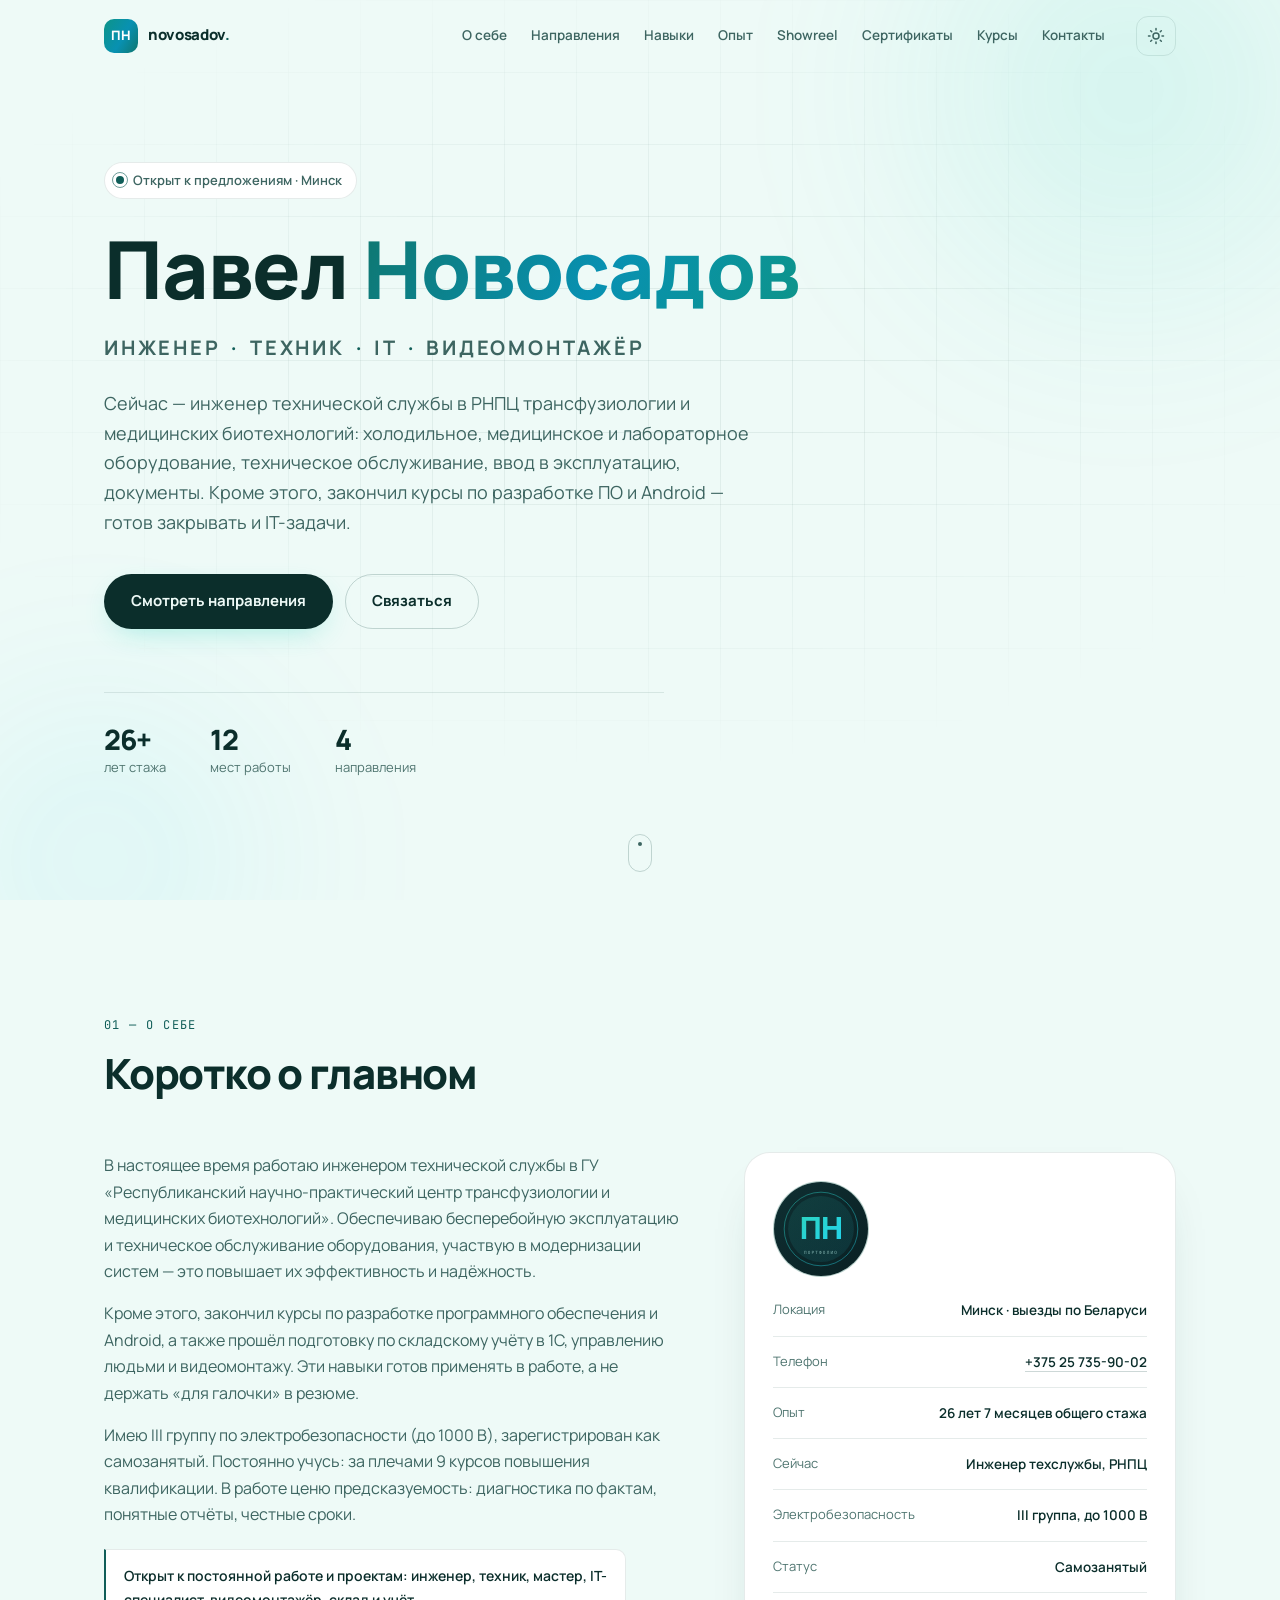
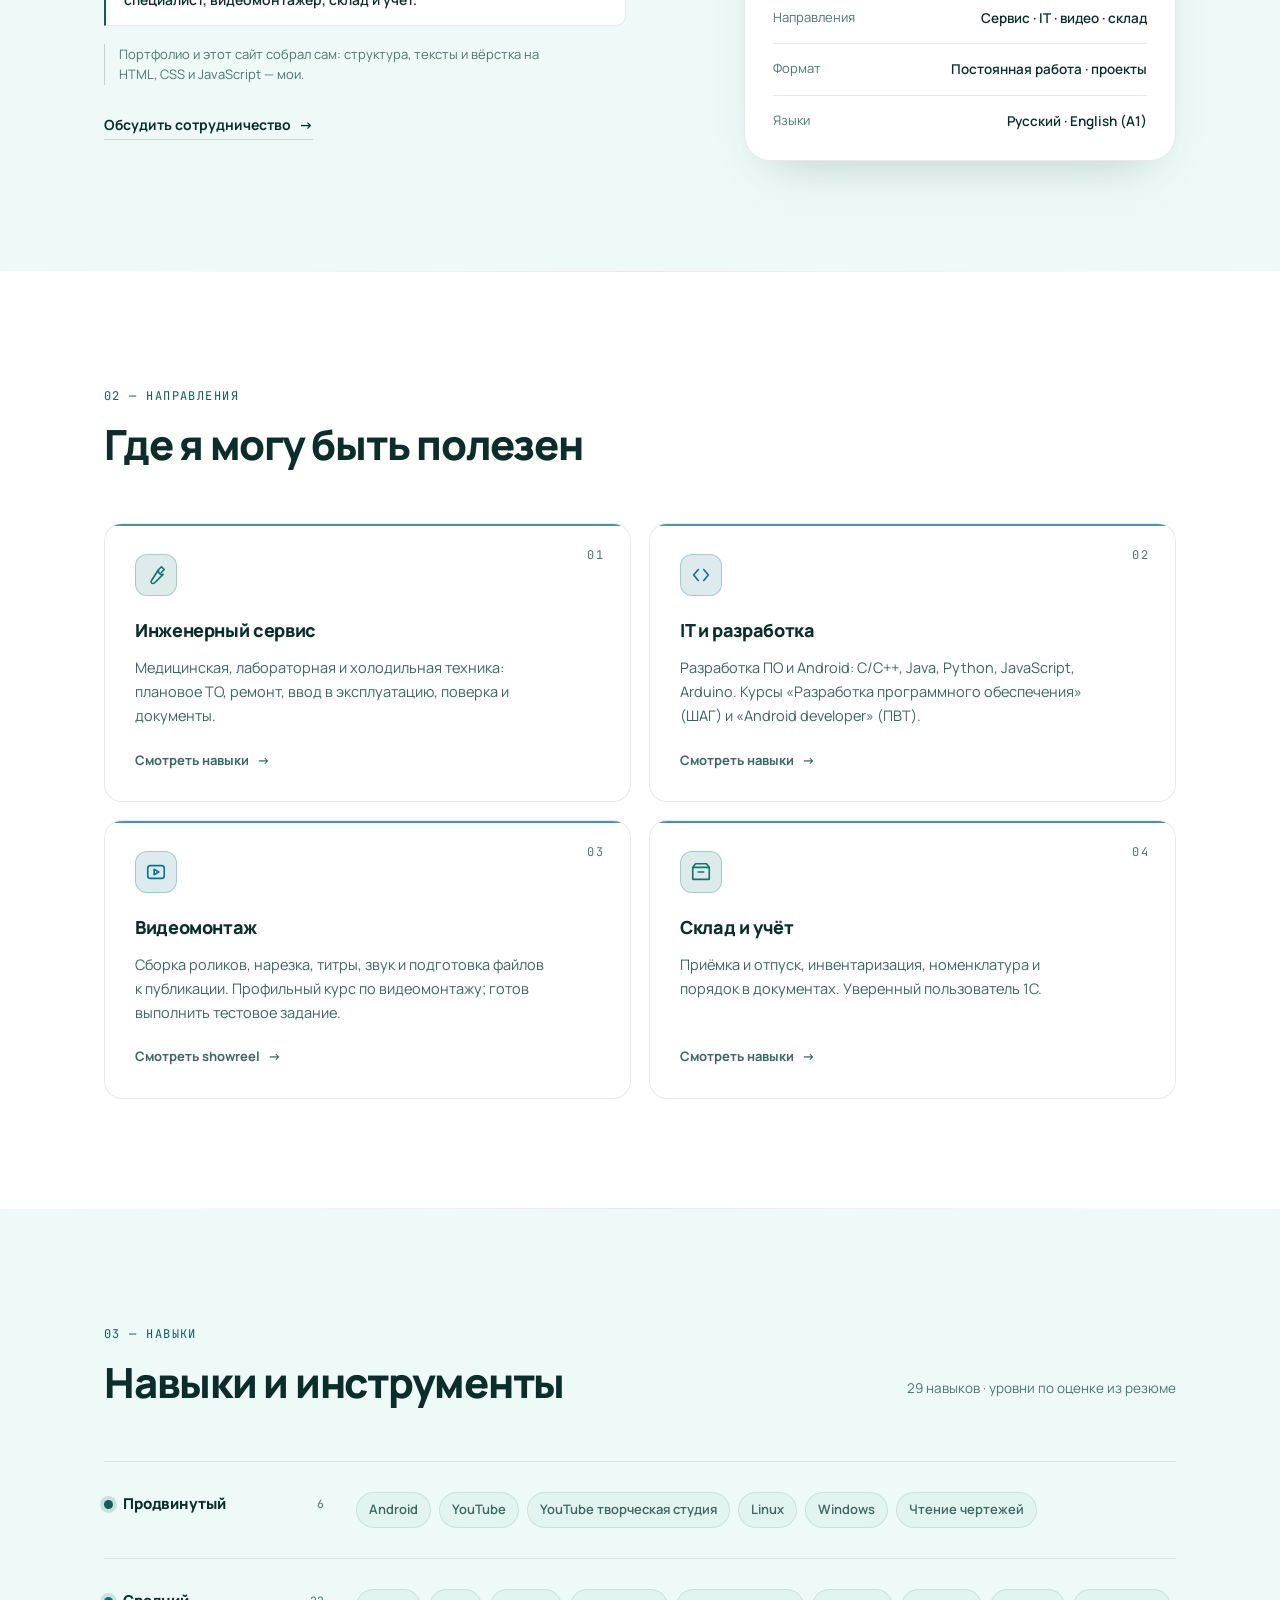
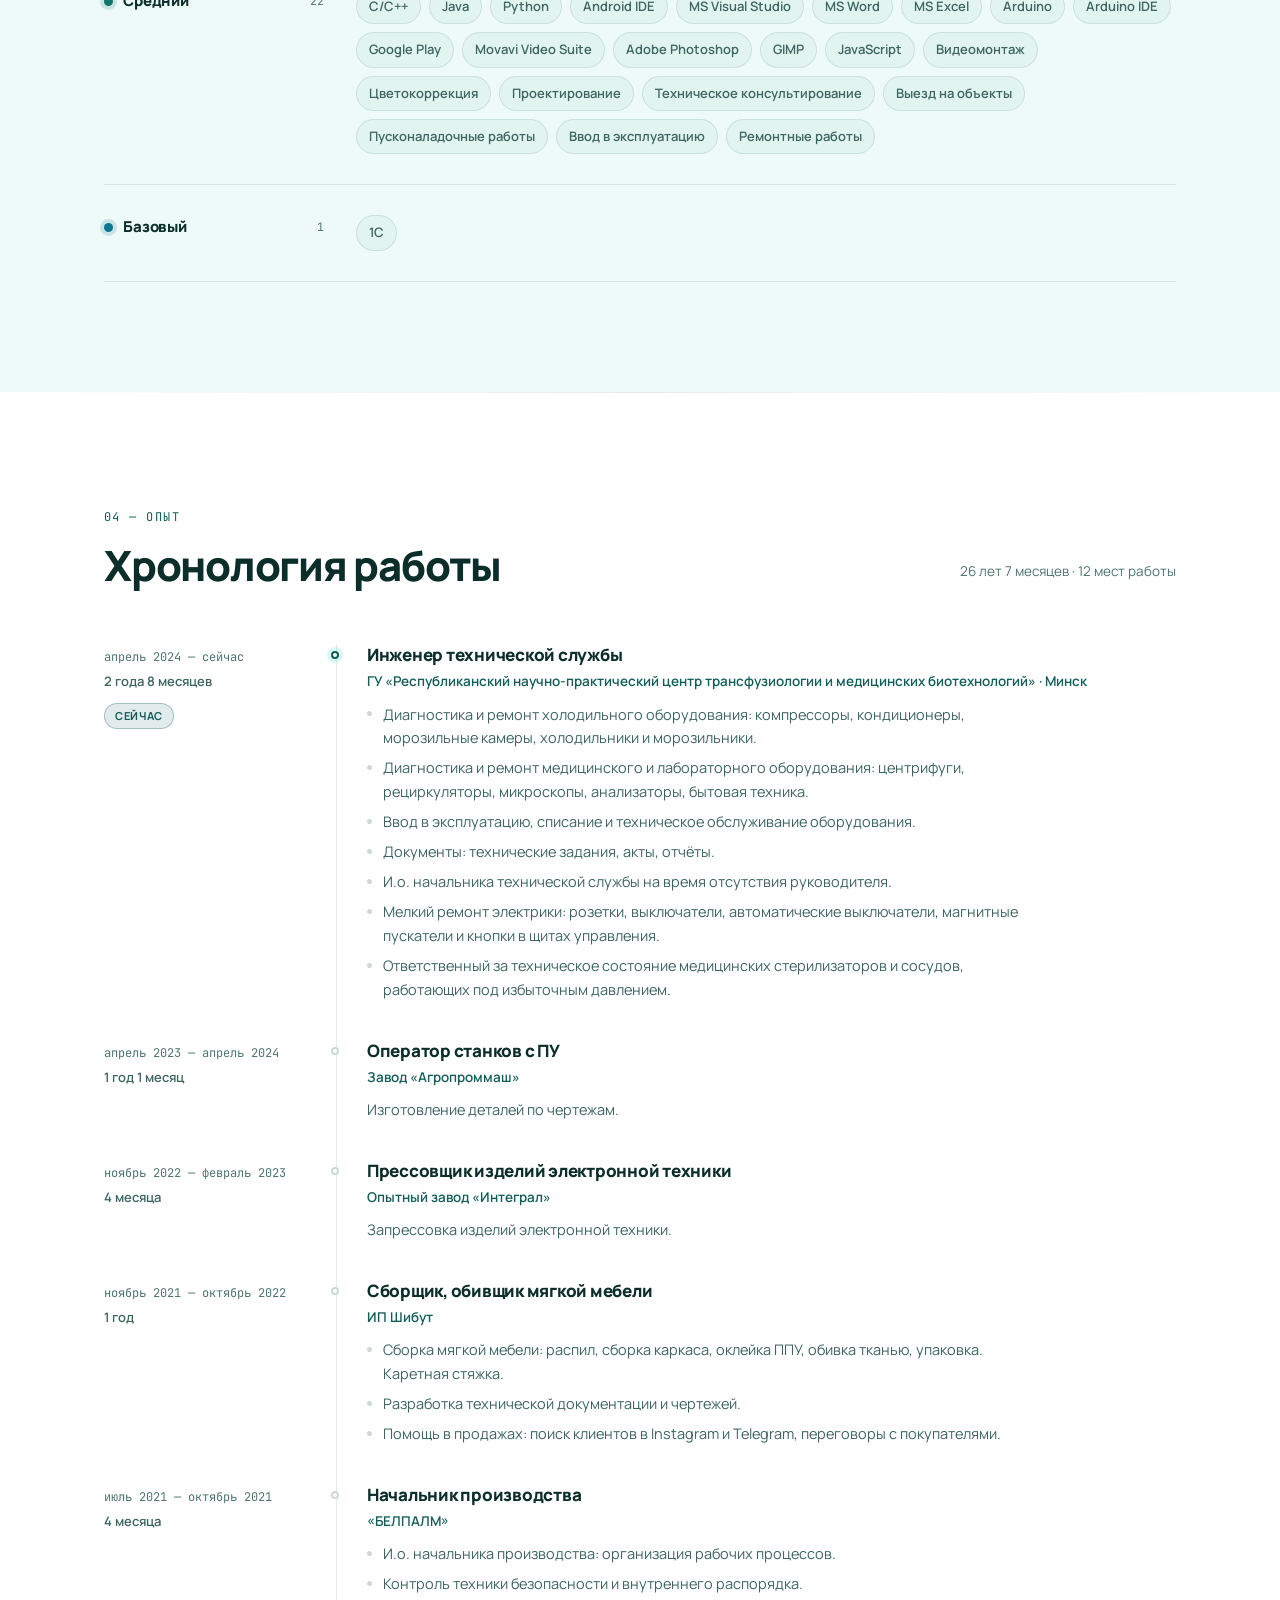
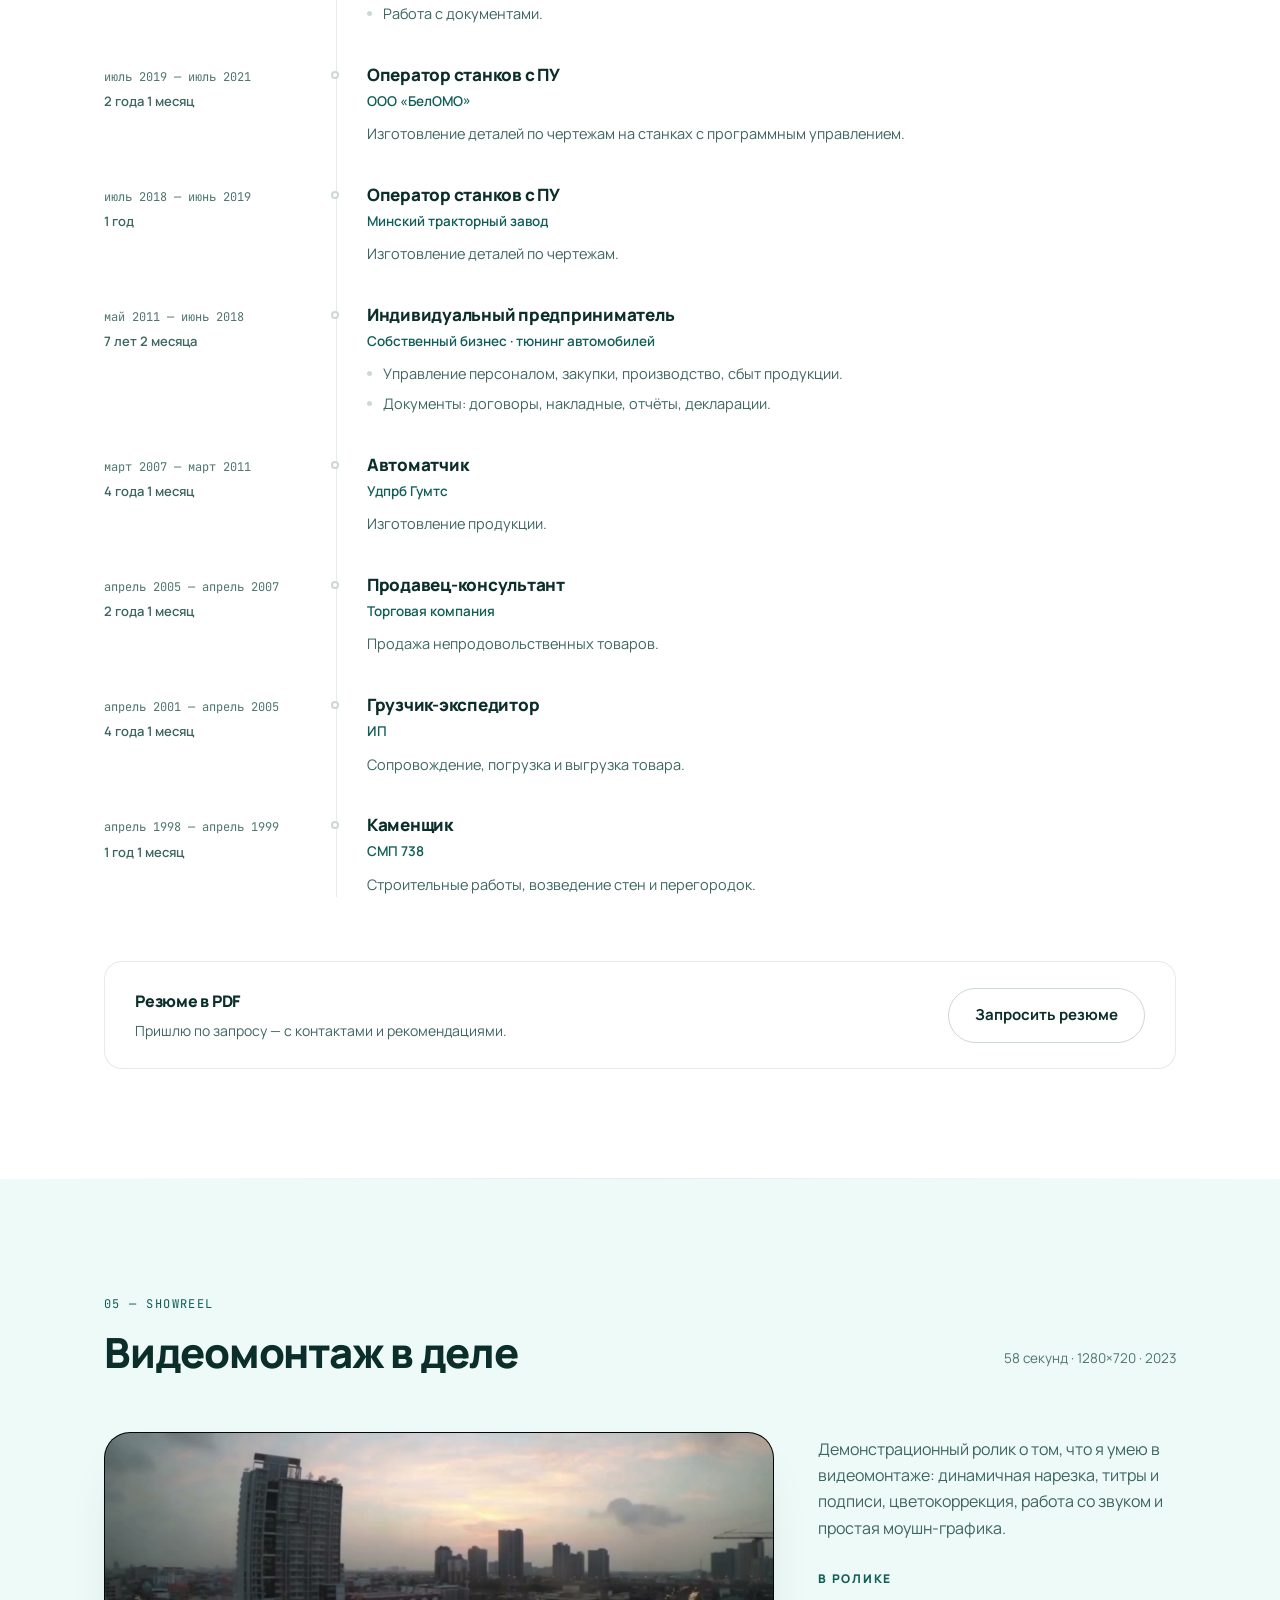
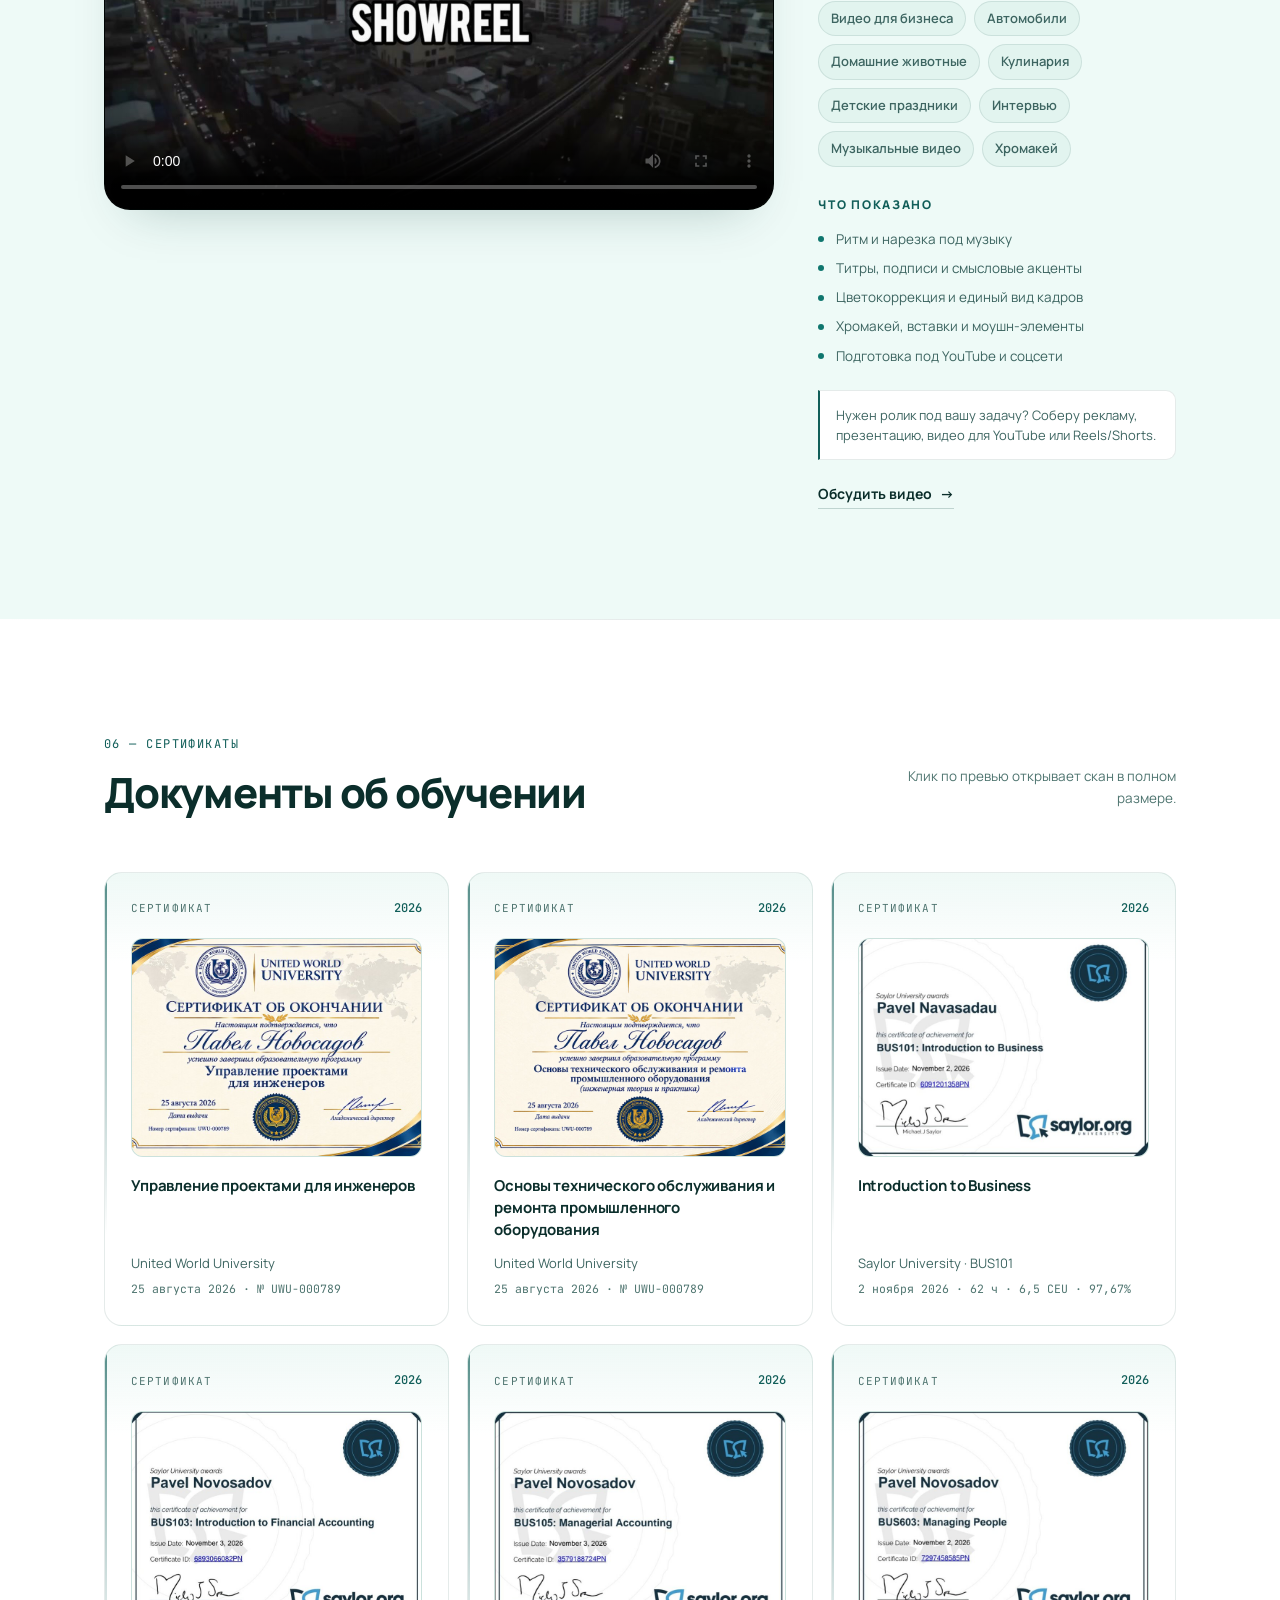
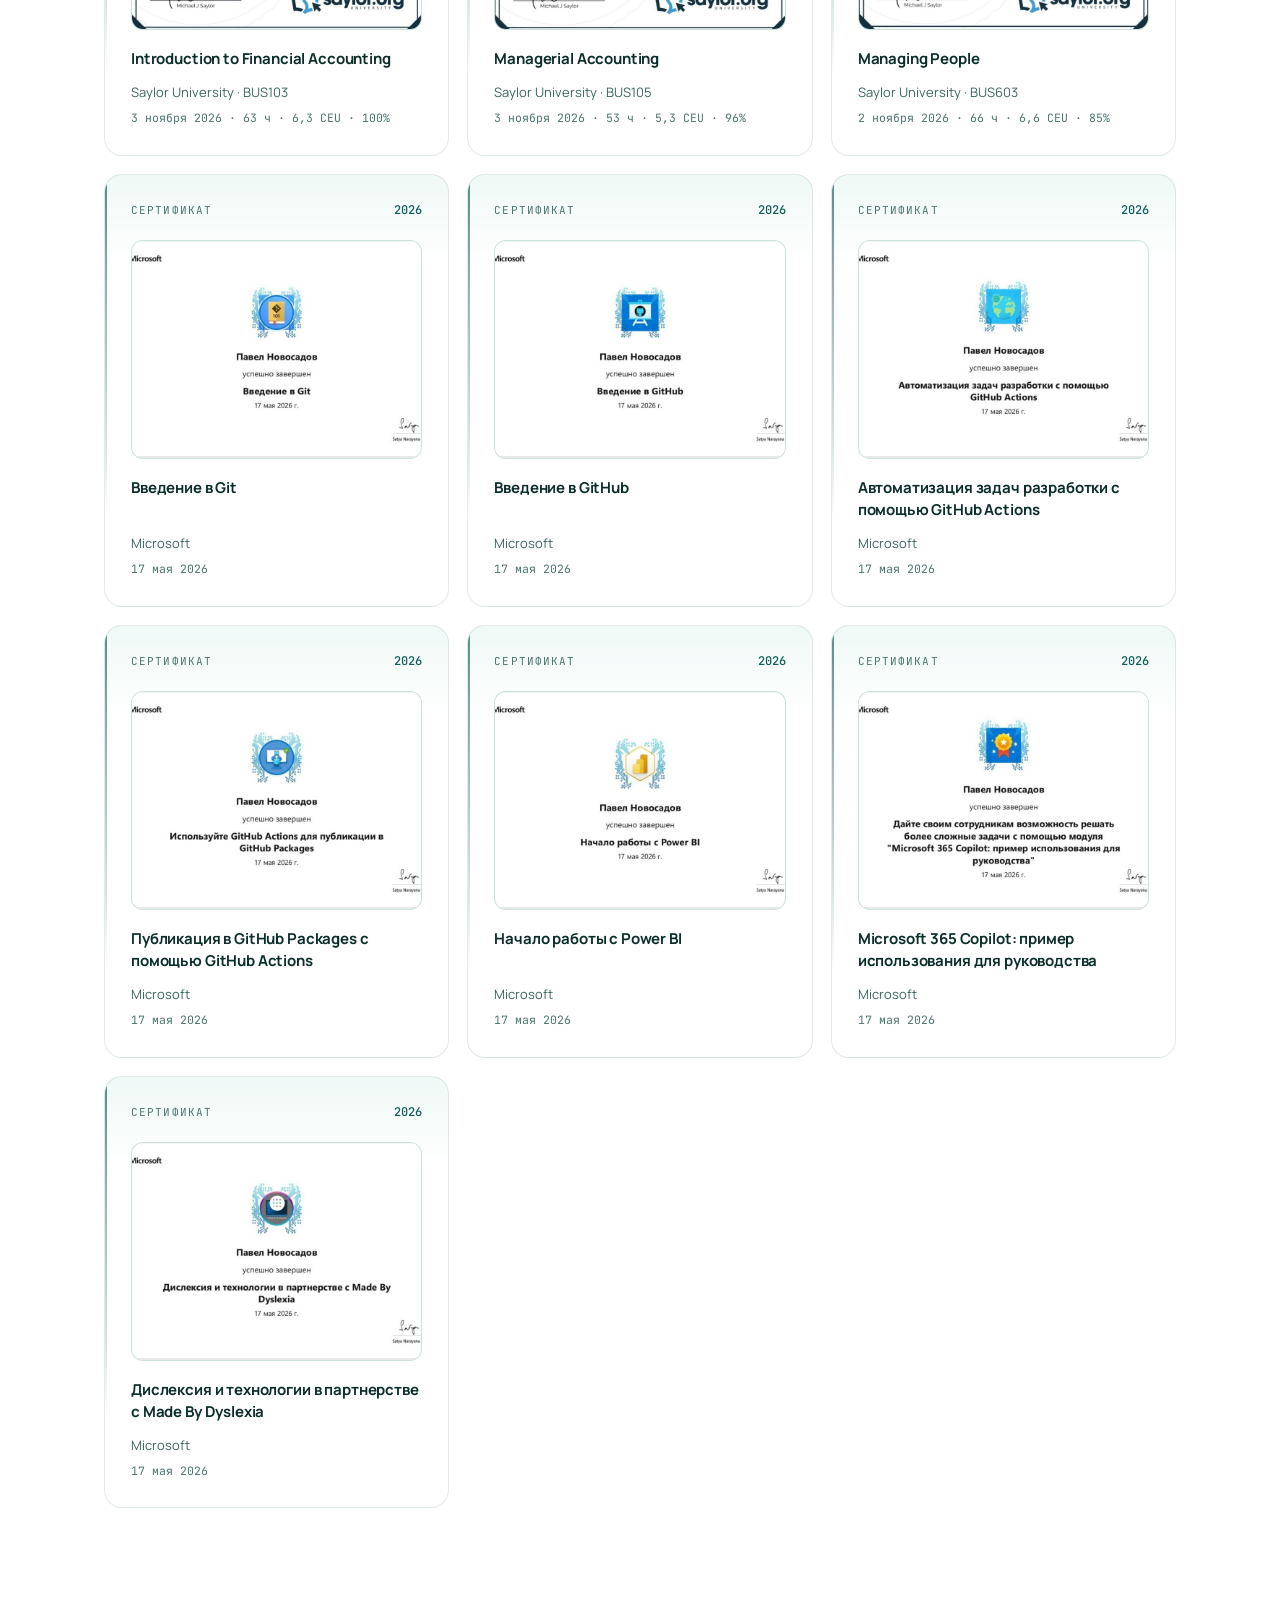
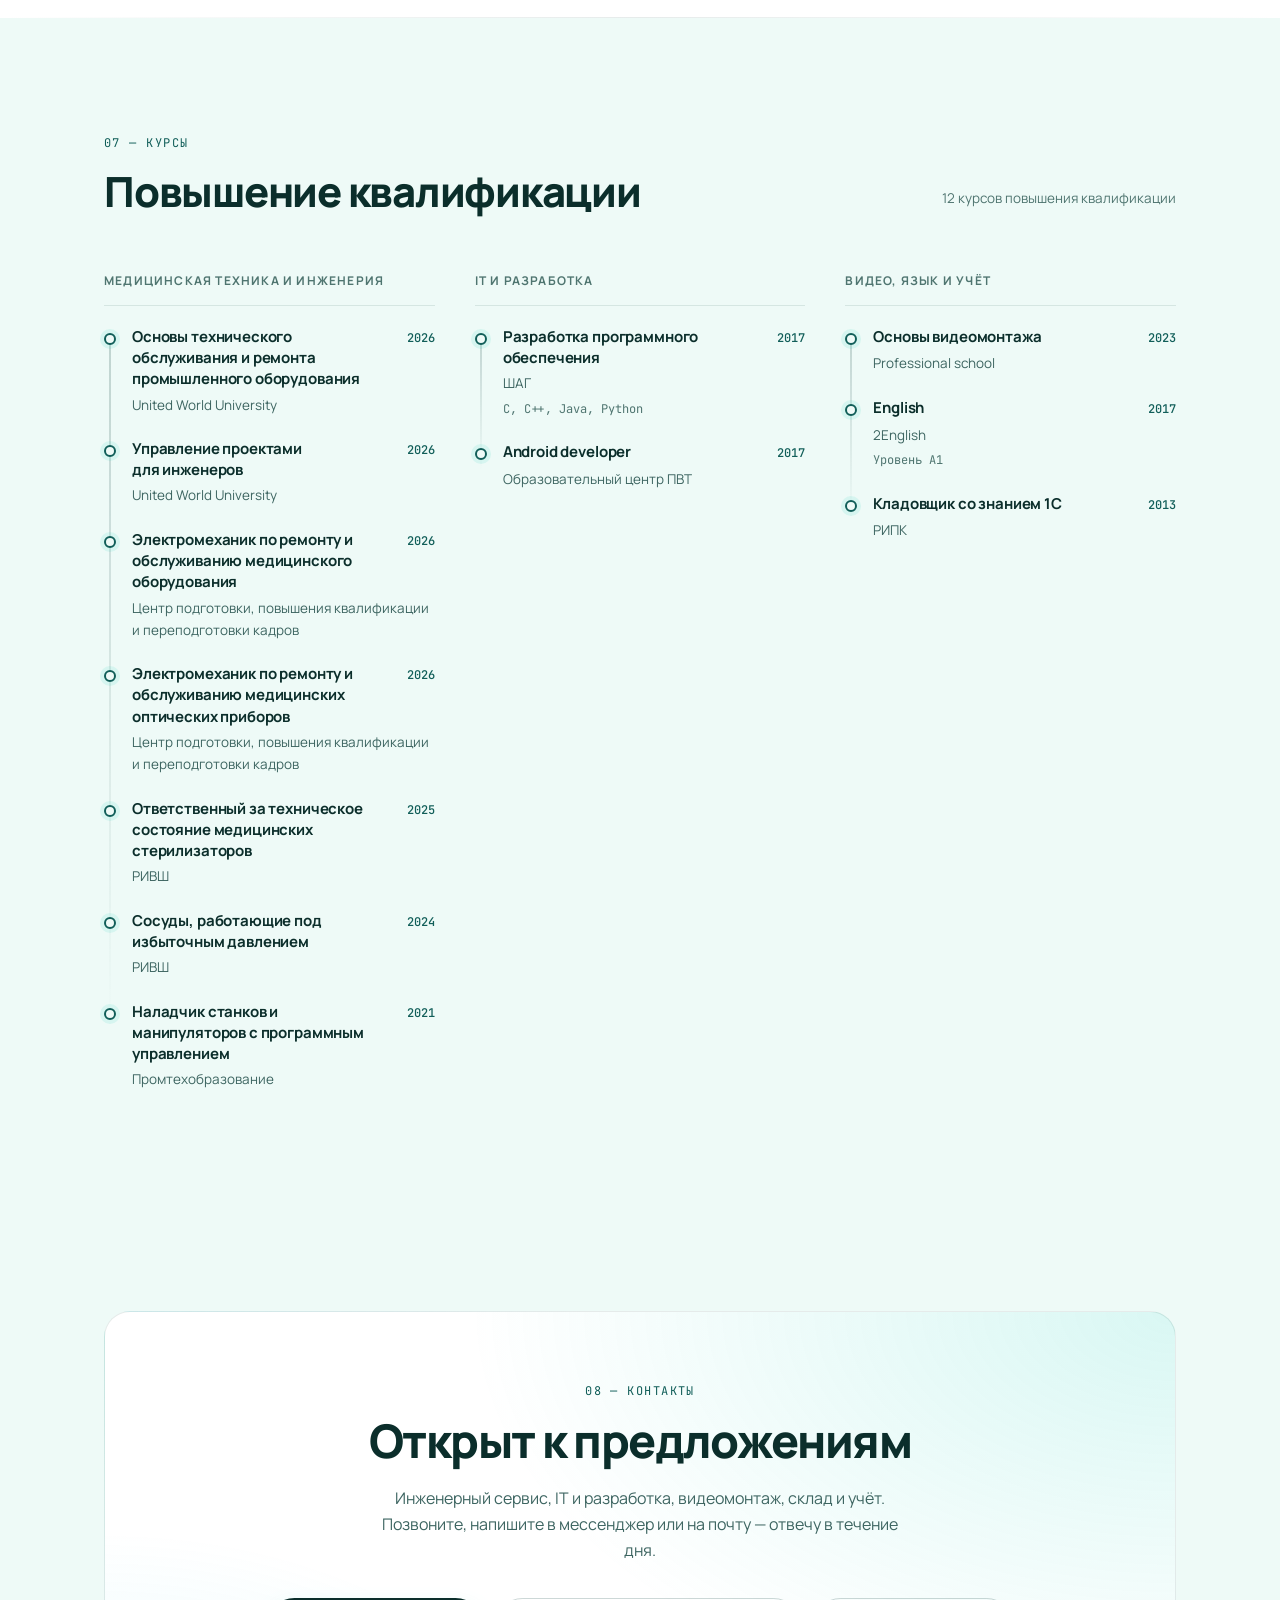
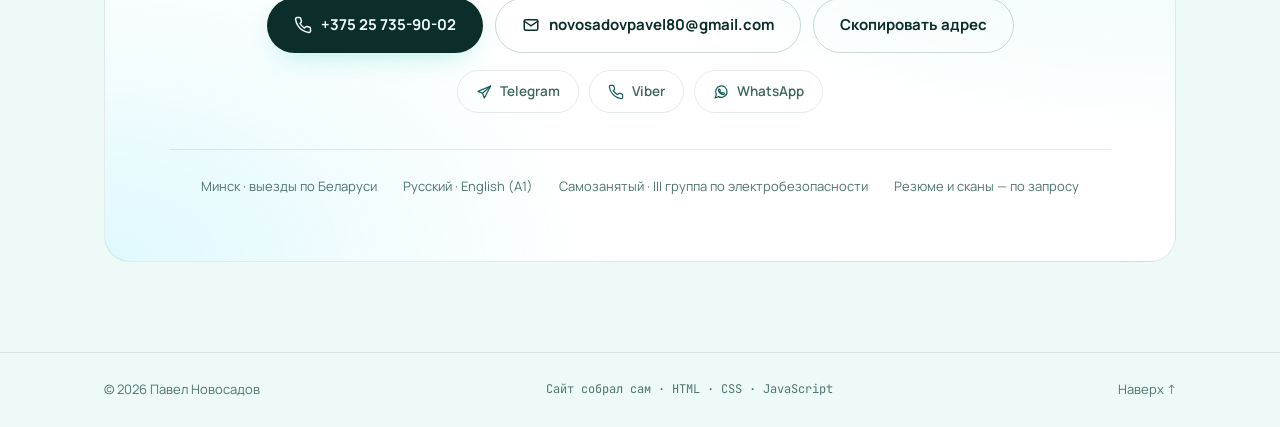
<file: index.html>
<!DOCTYPE html>
<html lang="ru" data-theme="dark">
<head>
  <meta charset="UTF-8" />
  <meta name="viewport" content="width=device-width, initial-scale=1.0" />
  <title>Павел Новосадов — инженер, техник, IT-специалист, видеомонтажёр</title>
  <meta name="description" content="Портфолио Павла Новосадова: инженерный сервис и медицинская техника, IT и разработка, видеомонтаж и showreel, склад и учёт. Навыки, опыт, сертификаты, курсы и контакты." />
  <meta name="author" content="Павел Новосадов" />
  <meta name="theme-color" content="#12363a" />

  <meta property="og:type" content="website" />
  <meta property="og:title" content="Павел Новосадов — инженер, техник, IT-специалист, видеомонтажёр" />
  <meta property="og:description" content="Инженерный сервис, IT и разработка, видеомонтаж и showreel, складской учёт. Опыт, навыки, сертификаты, курсы и контакты." />
  <meta property="og:image" content="https://noovosadovpavel.github.io/portfolio/assets/img/og-cover.png" />
  <meta property="og:image:width" content="1200" />
  <meta property="og:image:height" content="630" />
  <meta property="og:image:alt" content="Павел Новосадов — инженер, техник, IT-специалист, видеомонтажёр" />
  <meta property="og:url" content="https://noovosadovpavel.github.io/portfolio/" />
  <meta property="og:locale" content="ru_RU" />
  <meta property="og:site_name" content="Павел Новосадов" />
  <meta name="twitter:card" content="summary_large_image" />
  <link rel="canonical" href="https://noovosadovpavel.github.io/portfolio/" />

  <link rel="icon" href="assets/favicon.svg" type="image/svg+xml" />
  <link rel="preconnect" href="https://fonts.googleapis.com" />
  <link rel="preconnect" href="https://fonts.gstatic.com" crossorigin />
  <link href="https://fonts.googleapis.com/css2?family=Manrope:wght@400;500;600;700;800&amp;family=JetBrains+Mono:wght@400;500&amp;display=swap" rel="stylesheet" />
  <link rel="stylesheet" href="assets/css/style.css" />

  <script>
    (() => {
      try {
        const saved = localStorage.getItem("portfolio-theme");
        const theme = saved === "light" || saved === "dark"
          ? saved
          : (window.matchMedia("(prefers-color-scheme: light)").matches ? "light" : "dark");
        document.documentElement.setAttribute("data-theme", theme);
      } catch (_) {}
    })();
  </script>

  <script type="application/ld+json">
  {
    "@context": "https://schema.org",
    "@type": "Person",
    "name": "Павел Новосадов",
    "jobTitle": "Инженер, техник, IT-специалист, видеомонтажёр",
    "email": "mailto:novosadovpavel80@gmail.com",
    "telephone": "+375257359002",
    "url": "https://noovosadovpavel.github.io/portfolio/",
    "address": {
      "@type": "PostalAddress",
      "addressLocality": "Минск",
      "addressCountry": "BY"
    },
    "knowsAbout": [
      "Медицинское оборудование",
      "Метрология",
      "Техническое обслуживание",
      "Электробезопасность",
      "Разработка программного обеспечения",
      "Android-разработка",
      "Linux и Windows",
      "Видеомонтаж",
      "Складской учёт и 1С",
      "Git и GitHub Actions",
      "Power BI",
      "Управление персоналом"
    ],
    "subjectOf": {
      "@type": "VideoObject",
      "name": "Showreel — видеомонтаж Павла Новосадова",
      "description": "Демонстрационный ролик: нарезка под музыку, титры, цветокоррекция, хромакей и моушн-графика. Видео для бизнеса, автомобилей, кулинарии, детских праздников, интервью и музыкальных клипов.",
      "thumbnailUrl": "https://noovosadovpavel.github.io/portfolio/showreels/poster.jpg",
      "contentUrl": "https://noovosadovpavel.github.io/portfolio/showreels/showreel.mp4",
      "uploadDate": "2023-11-10",
      "duration": "PT59S"
    }
  }
  </script>
</head>
<body>
  <a class="skip-link" href="#main">Перейти к содержимому</a>

  <div class="cursor-glow" aria-hidden="true"></div>

  <header class="header" id="header">
    <div class="container header__inner">
      <a class="logo" href="#top" aria-label="Павел Новосадов — на главную">
        <span class="logo__mark" aria-hidden="true">ПН</span>
        <span class="logo__text">novosadov<span class="logo__dot">.</span></span>
      </a>

      <nav class="nav" id="nav" aria-label="Основная навигация">
        <a href="#about" class="nav__link">О себе</a>
        <a href="#directions" class="nav__link">Направления</a>
        <a href="#skills" class="nav__link">Навыки</a>
        <a href="#experience" class="nav__link">Опыт</a>
        <a href="#showreel" class="nav__link">Showreel</a>
        <a href="#certificates" class="nav__link">Сертификаты</a>
        <a href="#education" class="nav__link">Курсы</a>
        <a href="#contact" class="nav__link">Контакты</a>
      </nav>

      <div class="header__actions">
        <button class="icon-btn" id="theme-toggle" type="button" aria-label="Переключить тему" aria-pressed="false">
          <svg class="icon-sun" width="18" height="18" viewBox="0 0 24 24" fill="none" stroke="currentColor" stroke-width="2" stroke-linecap="round" aria-hidden="true"><circle cx="12" cy="12" r="4"/><path d="M12 2v2M12 20v2M2 12h2M20 12h2M4.9 4.9l1.4 1.4M17.7 17.7l1.4 1.4M4.9 19.1l1.4-1.4M17.7 6.3l1.4-1.4"/></svg>
          <svg class="icon-moon" width="18" height="18" viewBox="0 0 24 24" fill="none" stroke="currentColor" stroke-width="2" stroke-linecap="round" aria-hidden="true"><path d="M21 12.8A9 9 0 1 1 11.2 3a7 7 0 0 0 9.8 9.8z"/></svg>
        </button>
        <button class="burger" id="burger" type="button" aria-label="Меню" aria-expanded="false" aria-controls="nav">
          <span></span><span></span>
        </button>
      </div>
    </div>
  </header>

  <main id="main">
    <!-- HERO -->
    <section class="hero" id="top">
      <div class="hero__bg" aria-hidden="true">
        <div class="orb orb--1"></div>
        <div class="orb orb--2"></div>
        <div class="grid-lines"></div>
      </div>

      <div class="container hero__inner">
        <p class="hero__badge reveal">
          <span class="status-dot" aria-hidden="true"></span>
          Открыт к предложениям · Минск
        </p>

        <h1 class="hero__title reveal" style="--delay: 60ms">
          <span class="hero__name">Павел <span class="gradient-text">Новосадов</span></span>
          <span class="hero__roles">Инженер <span aria-hidden="true">·</span> Техник <span aria-hidden="true">·</span> IT <span aria-hidden="true">·</span> Видеомонтажёр</span>
        </h1>

        <p class="hero__lead reveal" style="--delay: 120ms">
          Сейчас — инженер технической службы в РНПЦ трансфузиологии и медицинских
          биотехнологий: холодильное, медицинское и лабораторное оборудование,
          техническое обслуживание, ввод в эксплуатацию, документы. Кроме этого,
          закончил курсы по разработке ПО и Android — готов закрывать и IT-задачи.
        </p>

        <div class="hero__cta reveal" style="--delay: 180ms">
          <a class="btn btn--primary" href="#directions">Смотреть направления</a>
          <a class="btn btn--ghost" href="#contact">Связаться</a>
        </div>

        <ul class="hero__stats reveal" style="--delay: 240ms">
          <li><strong>26+</strong><span>лет стажа</span></li>
          <li><strong>12</strong><span>мест работы</span></li>
          <li><strong>4</strong><span>направления</span></li>
        </ul>
      </div>

      <div class="scroll-hint" aria-hidden="true"><span></span></div>
    </section>

    <!-- ABOUT -->
    <section class="section" id="about">
      <div class="container">
        <div class="section__head reveal">
          <span class="section__kicker">01 — О себе</span>
          <h2 class="section__title">Коротко о главном</h2>
        </div>

        <div class="about">
          <div class="about__text reveal">
            <p>
              В настоящее время работаю инженером технической службы в ГУ
              «Республиканский научно-практический центр трансфузиологии
              и медицинских биотехнологий». Обеспечиваю бесперебойную эксплуатацию
              и техническое обслуживание оборудования, участвую в модернизации
              систем — это повышает их эффективность и надёжность.
            </p>
            <p>
              Кроме этого, закончил курсы по разработке программного обеспечения
              и Android, а также прошёл подготовку по складскому учёту в 1С,
              управлению людьми и видеомонтажу. Эти навыки готов применять
              в работе, а не держать «для галочки» в резюме.
            </p>
            <p>
              Имею III группу по электробезопасности (до 1000 В), зарегистрирован
              как самозанятый. Постоянно учусь: за плечами 9 курсов повышения
              квалификации. В работе ценю предсказуемость: диагностика по фактам,
              понятные отчёты, честные сроки.
            </p>
            <p class="about__note">
              Открыт к постоянной работе и проектам: инженер, техник, мастер,
              IT-специалист, видеомонтажёр, склад и учёт.
            </p>
            <p class="about__made">
              Портфолио и этот сайт собрал сам: структура, тексты и вёрстка
              на HTML, CSS и JavaScript — мои.
            </p>
            <a class="link-arrow" href="#contact">Обсудить сотрудничество <span aria-hidden="true">→</span></a>
          </div>

          <div class="about__card reveal" style="--delay: 80ms">
            <div class="about__avatar">
              <img src="assets/img/avatar.svg" alt="Монограмма Павла Новосадова" width="120" height="120" loading="lazy" />
            </div>
            <dl class="facts">
              <div><dt>Локация</dt><dd>Минск · выезды по Беларуси</dd></div>
              <div><dt>Телефон</dt><dd><a href="tel:+375257359002">+375 25 735-90-02</a></dd></div>
              <div><dt>Опыт</dt><dd>26 лет 7 месяцев общего стажа</dd></div>
              <div><dt>Сейчас</dt><dd>Инженер техслужбы, РНПЦ</dd></div>
              <div><dt>Электробезопасность</dt><dd>III группа, до 1000 В</dd></div>
              <div><dt>Статус</dt><dd>Самозанятый</dd></div>
              <div><dt>Направления</dt><dd>Сервис · IT · видео · склад</dd></div>
              <div><dt>Формат</dt><dd>Постоянная работа · проекты</dd></div>
              <div><dt>Языки</dt><dd>Русский · English (A1)</dd></div>
            </dl>
          </div>
        </div>
      </div>
    </section>

    <!-- DIRECTIONS -->
    <section class="section section--alt" id="directions">
      <div class="container">
        <div class="section__head reveal">
          <span class="section__kicker">02 — Направления</span>
          <h2 class="section__title">Где я могу быть полезен</h2>
        </div>

        <div class="directions">
          <article class="direction reveal" data-track="service">
            <span class="direction__num" aria-hidden="true">01</span>
            <span class="direction__icon" aria-hidden="true">
              <svg width="22" height="22" viewBox="0 0 24 24" fill="none" stroke="currentColor" stroke-width="1.8" stroke-linecap="round" stroke-linejoin="round"><path d="M14.7 6.3a4 4 0 0 0 5 5l-9.4 9.4a2.1 2.1 0 0 1-3-3z"/><path d="M14.7 6.3 18 3l3 3-3.3 3.3"/></svg>
            </span>
            <h3>Инженерный сервис</h3>
            <p>
              Медицинская, лабораторная и холодильная техника: плановое ТО,
              ремонт, ввод в эксплуатацию, поверка и документы.
            </p>
            <a class="direction__link" href="#skills">Смотреть навыки <span aria-hidden="true">→</span></a>
          </article>

          <article class="direction reveal" data-track="it" style="--delay: 60ms">
            <span class="direction__num" aria-hidden="true">02</span>
            <span class="direction__icon" aria-hidden="true">
              <svg width="22" height="22" viewBox="0 0 24 24" fill="none" stroke="currentColor" stroke-width="1.8" stroke-linecap="round" stroke-linejoin="round"><path d="m9 6-5 6 5 6"/><path d="m15 6 5 6-5 6"/></svg>
            </span>
            <h3>IT и разработка</h3>
            <p>
              Разработка ПО и Android: C/C++, Java, Python, JavaScript, Arduino.
              Курсы «Разработка программного обеспечения» (ШАГ) и «Android developer» (ПВТ).
            </p>
            <a class="direction__link" href="#skills">Смотреть навыки <span aria-hidden="true">→</span></a>
          </article>

          <article class="direction reveal" data-track="video" style="--delay: 120ms">
            <span class="direction__num" aria-hidden="true">03</span>
            <span class="direction__icon" aria-hidden="true">
              <svg width="22" height="22" viewBox="0 0 24 24" fill="none" stroke="currentColor" stroke-width="1.8" stroke-linecap="round" stroke-linejoin="round"><rect x="3" y="5" width="18" height="14" rx="3"/><path d="m10 9 5 3-5 3z"/></svg>
            </span>
            <h3>Видеомонтаж</h3>
            <p>
              Сборка роликов, нарезка, титры, звук и подготовка файлов
              к публикации. Профильный курс по видеомонтажу; готов
              выполнить тестовое задание.
            </p>
            <a class="direction__link" href="#showreel">Смотреть showreel <span aria-hidden="true">→</span></a>
          </article>

          <article class="direction reveal" data-track="warehouse" style="--delay: 180ms">
            <span class="direction__num" aria-hidden="true">04</span>
            <span class="direction__icon" aria-hidden="true">
              <svg width="22" height="22" viewBox="0 0 24 24" fill="none" stroke="currentColor" stroke-width="1.8" stroke-linecap="round" stroke-linejoin="round"><path d="M3 7h18v13H3z"/><path d="M3 7l3-4h12l3 4M9 12h6"/></svg>
            </span>
            <h3>Склад и учёт</h3>
            <p>
              Приёмка и отпуск, инвентаризация, номенклатура и порядок
              в документах. Уверенный пользователь 1С.
            </p>
            <a class="direction__link" href="#skills">Смотреть навыки <span aria-hidden="true">→</span></a>
          </article>
        </div>
      </div>
    </section>

    <!-- SKILLS -->
    <section class="section" id="skills">
      <div class="container">
        <div class="section__head section__head--row reveal">
          <div>
            <span class="section__kicker">03 — Навыки</span>
            <h2 class="section__title">Навыки и инструменты</h2>
          </div>
          <p class="section__note">29 навыков · уровни по оценке из резюме</p>
        </div>

        <div class="levels">
          <article class="level reveal">
            <header class="level__head">
              <span class="level__dot" style="--level-color: var(--accent-2)"></span>
              <h3 class="level__name">Продвинутый</h3>
              <span class="level__count">6</span>
            </header>
            <ul class="tags level__tags">
              <li>Android</li>
              <li>YouTube</li>
              <li>YouTube творческая студия</li>
              <li>Linux</li>
              <li>Windows</li>
              <li>Чтение чертежей</li>
            </ul>
          </article>

          <article class="level reveal" style="--delay: 60ms">
            <header class="level__head">
              <span class="level__dot" style="--level-color: var(--accent)"></span>
              <h3 class="level__name">Средний</h3>
              <span class="level__count">22</span>
            </header>
            <ul class="tags level__tags">
              <li>C/C++</li>
              <li>Java</li>
              <li>Python</li>
              <li>Android IDE</li>
              <li>MS Visual Studio</li>
              <li>MS Word</li>
              <li>MS Excel</li>
              <li>Arduino</li>
              <li>Arduino IDE</li>
              <li>Google Play</li>
              <li>Movavi Video Suite</li>
              <li>Adobe Photoshop</li>
              <li>GIMP</li>
              <li>JavaScript</li>
              <li>Видеомонтаж</li>
              <li>Цветокоррекция</li>
              <li>Проектирование</li>
              <li>Техническое консультирование</li>
              <li>Выезд на объекты</li>
              <li>Пусконаладочные работы</li>
              <li>Ввод в эксплуатацию</li>
              <li>Ремонтные работы</li>
            </ul>
          </article>

          <article class="level reveal" style="--delay: 120ms">
            <header class="level__head">
              <span class="level__dot" style="--level-color: var(--accent-4)"></span>
              <h3 class="level__name">Базовый</h3>
              <span class="level__count">1</span>
            </header>
            <ul class="tags level__tags">
              <li>1С</li>
            </ul>
          </article>
        </div>
      </div>
    </section>

    <!-- EXPERIENCE -->
    <section class="section section--alt" id="experience">
      <div class="container">
        <div class="section__head section__head--row reveal">
          <div>
            <span class="section__kicker">04 — Опыт</span>
            <h2 class="section__title">Хронология работы</h2>
          </div>
          <p class="section__note">26 лет 7 месяцев · 12 мест работы</p>
        </div>

        <ol class="work">
          <li class="work__item work__item--current reveal">
            <div class="work__side">
              <span class="work__dates">апрель 2024 — сейчас</span>
              <span class="work__dur">2 года 8 месяцев</span>
              <span class="work__now">сейчас</span>
            </div>
            <div class="work__body">
              <h3 class="work__role">Инженер технической службы</h3>
              <p class="work__org">ГУ «Республиканский научно-практический центр трансфузиологии и медицинских биотехнологий» · Минск</p>
              <ul class="work__list">
                <li>Диагностика и ремонт холодильного оборудования: компрессоры, кондиционеры, морозильные камеры, холодильники и морозильники.</li>
                <li>Диагностика и ремонт медицинского и лабораторного оборудования: центрифуги, рециркуляторы, микроскопы, анализаторы, бытовая техника.</li>
                <li>Ввод в эксплуатацию, списание и техническое обслуживание оборудования.</li>
                <li>Документы: технические задания, акты, отчёты.</li>
                <li>И.о. начальника технической службы на время отсутствия руководителя.</li>
                <li>Мелкий ремонт электрики: розетки, выключатели, автоматические выключатели, магнитные пускатели и кнопки в щитах управления.</li>
                <li>Ответственный за техническое состояние медицинских стерилизаторов и сосудов, работающих под избыточным давлением.</li>
              </ul>
            </div>
          </li>

          <li class="work__item reveal">
            <div class="work__side">
              <span class="work__dates">апрель 2023 — апрель 2024</span>
              <span class="work__dur">1 год 1 месяц</span>
            </div>
            <div class="work__body">
              <h3 class="work__role">Оператор станков с ПУ</h3>
              <p class="work__org">Завод «Агропроммаш»</p>
              <p class="work__desc">Изготовление деталей по чертежам.</p>
            </div>
          </li>

          <li class="work__item reveal">
            <div class="work__side">
              <span class="work__dates">ноябрь 2022 — февраль 2023</span>
              <span class="work__dur">4 месяца</span>
            </div>
            <div class="work__body">
              <h3 class="work__role">Прессовщик изделий электронной техники</h3>
              <p class="work__org">Опытный завод «Интеграл»</p>
              <p class="work__desc">Запрессовка изделий электронной техники.</p>
            </div>
          </li>

          <li class="work__item reveal">
            <div class="work__side">
              <span class="work__dates">ноябрь 2021 — октябрь 2022</span>
              <span class="work__dur">1 год</span>
            </div>
            <div class="work__body">
              <h3 class="work__role">Сборщик, обивщик мягкой мебели</h3>
              <p class="work__org">ИП Шибут</p>
              <ul class="work__list">
                <li>Сборка мягкой мебели: распил, сборка каркаса, оклейка ППУ, обивка тканью, упаковка. Каретная стяжка.</li>
                <li>Разработка технической документации и чертежей.</li>
                <li>Помощь в продажах: поиск клиентов в Instagram и Telegram, переговоры с покупателями.</li>
              </ul>
            </div>
          </li>

          <li class="work__item reveal">
            <div class="work__side">
              <span class="work__dates">июль 2021 — октябрь 2021</span>
              <span class="work__dur">4 месяца</span>
            </div>
            <div class="work__body">
              <h3 class="work__role">Начальник производства</h3>
              <p class="work__org">«БЕЛПАЛМ»</p>
              <ul class="work__list">
                <li>И.о. начальника производства: организация рабочих процессов.</li>
                <li>Контроль техники безопасности и внутреннего распорядка.</li>
                <li>Работа с документами.</li>
              </ul>
            </div>
          </li>

          <li class="work__item reveal">
            <div class="work__side">
              <span class="work__dates">июль 2019 — июль 2021</span>
              <span class="work__dur">2 года 1 месяц</span>
            </div>
            <div class="work__body">
              <h3 class="work__role">Оператор станков с ПУ</h3>
              <p class="work__org">ООО «БелОМО»</p>
              <p class="work__desc">Изготовление деталей по чертежам на станках с программным управлением.</p>
            </div>
          </li>

          <li class="work__item reveal">
            <div class="work__side">
              <span class="work__dates">июль 2018 — июнь 2019</span>
              <span class="work__dur">1 год</span>
            </div>
            <div class="work__body">
              <h3 class="work__role">Оператор станков с ПУ</h3>
              <p class="work__org">Минский тракторный завод</p>
              <p class="work__desc">Изготовление деталей по чертежам.</p>
            </div>
          </li>

          <li class="work__item reveal">
            <div class="work__side">
              <span class="work__dates">май 2011 — июнь 2018</span>
              <span class="work__dur">7 лет 2 месяца</span>
            </div>
            <div class="work__body">
              <h3 class="work__role">Индивидуальный предприниматель</h3>
              <p class="work__org">Собственный бизнес · тюнинг автомобилей</p>
              <ul class="work__list">
                <li>Управление персоналом, закупки, производство, сбыт продукции.</li>
                <li>Документы: договоры, накладные, отчёты, декларации.</li>
              </ul>
            </div>
          </li>

          <li class="work__item reveal">
            <div class="work__side">
              <span class="work__dates">март 2007 — март 2011</span>
              <span class="work__dur">4 года 1 месяц</span>
            </div>
            <div class="work__body">
              <h3 class="work__role">Автоматчик</h3>
              <p class="work__org">Удпрб Гумтс</p>
              <p class="work__desc">Изготовление продукции.</p>
            </div>
          </li>

          <li class="work__item reveal">
            <div class="work__side">
              <span class="work__dates">апрель 2005 — апрель 2007</span>
              <span class="work__dur">2 года 1 месяц</span>
            </div>
            <div class="work__body">
              <h3 class="work__role">Продавец-консультант</h3>
              <p class="work__org">Торговая компания</p>
              <p class="work__desc">Продажа непродовольственных товаров.</p>
            </div>
          </li>

          <li class="work__item reveal">
            <div class="work__side">
              <span class="work__dates">апрель 2001 — апрель 2005</span>
              <span class="work__dur">4 года 1 месяц</span>
            </div>
            <div class="work__body">
              <h3 class="work__role">Грузчик-экспедитор</h3>
              <p class="work__org">ИП</p>
              <p class="work__desc">Сопровождение, погрузка и выгрузка товара.</p>
            </div>
          </li>

          <li class="work__item reveal">
            <div class="work__side">
              <span class="work__dates">апрель 1998 — апрель 1999</span>
              <span class="work__dur">1 год 1 месяц</span>
            </div>
            <div class="work__body">
              <h3 class="work__role">Каменщик</h3>
              <p class="work__org">СМП 738</p>
              <p class="work__desc">Строительные работы, возведение стен и перегородок.</p>
            </div>
          </li>
        </ol>

        <div class="experience__note reveal">
          <div>
            <h3>Резюме в PDF</h3>
            <p>Пришлю по запросу — с контактами и рекомендациями.</p>
          </div>
          <a class="btn btn--ghost" href="mailto:novosadovpavel80@gmail.com?subject=%D0%97%D0%B0%D0%BF%D1%80%D0%BE%D1%81%20%D1%80%D0%B5%D0%B7%D1%8E%D0%BC%D0%B5">Запросить резюме</a>
        </div>
      </div>
    </section>

    <!-- SHOWREEL -->
    <section class="section" id="showreel">
      <div class="container">
        <div class="section__head section__head--row reveal">
          <div>
            <span class="section__kicker">05 — Showreel</span>
            <h2 class="section__title">Видеомонтаж в деле</h2>
          </div>
          <p class="section__note">58 секунд · 1280×720 · 2023</p>
        </div>

        <div class="showreel">
          <div class="showreel__media reveal">
            <video
              class="showreel__video"
              controls
              preload="metadata"
              playsinline
              poster="showreels/poster.jpg"
              width="1280"
              height="720"
              aria-label="Showreel: примеры видеомонтажа"
            >
              <source src="showreels/showreel.mp4" type="video/mp4" />
              Ваш браузер не поддерживает видео.
              <a href="showreels/showreel.mp4">Открыть файл</a>.
            </video>
          </div>

          <div class="showreel__body reveal" style="--delay: 80ms">
            <p class="showreel__lead">
              Демонстрационный ролик о том, что я умею в видеомонтаже:
              динамичная нарезка, титры и подписи, цветокоррекция, работа
              со звуком и простая моушн-графика.
            </p>

            <h3 class="showreel__subtitle">В ролике</h3>
            <ul class="tags showreel__tags">
              <li>Видео для бизнеса</li>
              <li>Автомобили</li>
              <li>Домашние животные</li>
              <li>Кулинария</li>
              <li>Детские праздники</li>
              <li>Интервью</li>
              <li>Музыкальные видео</li>
              <li>Хромакей</li>
            </ul>

            <h3 class="showreel__subtitle">Что показано</h3>
            <ul class="showreel__list">
              <li>Ритм и нарезка под музыку</li>
              <li>Титры, подписи и смысловые акценты</li>
              <li>Цветокоррекция и единый вид кадров</li>
              <li>Хромакей, вставки и моушн-элементы</li>
              <li>Подготовка под YouTube и соцсети</li>
            </ul>

            <p class="showreel__note">
              Нужен ролик под вашу задачу? Соберу рекламу, презентацию,
              видео для YouTube или Reels/Shorts.
            </p>
            <a class="link-arrow" href="#contact">Обсудить видео <span aria-hidden="true">→</span></a>
          </div>
        </div>
      </div>
    </section>

    <!-- CERTIFICATES -->
    <section class="section section--alt" id="certificates">
      <div class="container">
        <div class="section__head section__head--row reveal">
          <div>
            <span class="section__kicker">06 — Сертификаты</span>
            <h2 class="section__title">Документы об обучении</h2>
          </div>
          <p class="section__note">Клик по превью открывает скан в полном размере.</p>
        </div>

        <div class="certs">
          <!-- УПРАВЛЕНИЕ ПРОЕКТАМИ -->
          <article class="cert reveal">
            <div class="cert__top">
              <span class="cert__kind">Сертификат</span>
              <span class="cert__year">2026</span>
            </div>
            <a class="cert__scan" href="certificates/upravlenie-proektami-dlya-inzhenerov.jpg" target="_blank" rel="noopener" aria-label="Открыть сертификат United World University: Управление проектами для инженеров">
              <img src="certificates/previews/upravlenie-proektami-dlya-inzhenerov.jpg" alt="Сертификат United World University: Управление проектами для инженеров" width="800" height="566" loading="lazy" />
            </a>
            <h3 class="cert__title">Управление проектами для инженеров</h3>
            <p class="cert__org">United World University</p>
            <p class="cert__meta">25 августа 2026 · № UWU-000789</p>
          </article>

          <article class="cert reveal">
            <div class="cert__top">
              <span class="cert__kind">Сертификат</span>
              <span class="cert__year">2026</span>
            </div>
            <a class="cert__scan" href="certificates/uwu-technical-maintenance-2026.jpg" target="_blank" rel="noopener" aria-label="Открыть сертификат United World University">
              <img src="certificates/previews/uwu-technical-maintenance-2026.jpg" alt="Сертификат United World University: основы технического обслуживания и ремонта промышленного оборудования" width="800" height="600" loading="lazy" />
            </a>
            <h3 class="cert__title">Основы технического обслуживания и ремонта промышленного оборудования</h3>
            <p class="cert__org">United World University</p>
            <p class="cert__meta">25 августа 2026 · № UWU-000789</p>
          </article>

          <article class="cert reveal" style="--delay: 40ms">
            <div class="cert__top">
              <span class="cert__kind">Сертификат</span>
              <span class="cert__year">2026</span>
            </div>
            <a class="cert__scan" href="certificates/saylor-business-2026.jpg" target="_blank" rel="noopener" aria-label="Открыть сертификат Saylor University: Introduction to Business">
              <img src="certificates/previews/saylor-business-2026.jpg" alt="Сертификат Saylor University: Introduction to Business" width="800" height="600" loading="lazy" />
            </a>
            <h3 class="cert__title">Introduction to Business</h3>
            <p class="cert__org">Saylor University · BUS101</p>
            <p class="cert__meta">2 ноября 2026 · 62 ч · 6,5 CEU · 97,67%</p>
          </article>

          <article class="cert reveal" style="--delay: 80ms">
            <div class="cert__top">
              <span class="cert__kind">Сертификат</span>
              <span class="cert__year">2026</span>
            </div>
            <a class="cert__scan" href="certificates/saylor-financial-accounting-2026.jpg" target="_blank" rel="noopener" aria-label="Открыть сертификат Saylor University: Introduction to Financial Accounting">
              <img src="certificates/previews/saylor-financial-accounting-2026.jpg" alt="Сертификат Saylor University: Introduction to Financial Accounting" width="800" height="600" loading="lazy" />
            </a>
            <h3 class="cert__title">Introduction to Financial Accounting</h3>
            <p class="cert__org">Saylor University · BUS103</p>
            <p class="cert__meta">3 ноября 2026 · 63 ч · 6,3 CEU · 100%</p>
          </article>

          <article class="cert reveal" style="--delay: 120ms">
            <div class="cert__top">
              <span class="cert__kind">Сертификат</span>
              <span class="cert__year">2026</span>
            </div>
            <a class="cert__scan" href="certificates/saylor-managerial-accounting-2026.jpg" target="_blank" rel="noopener" aria-label="Открыть сертификат Saylor University: Managerial Accounting">
              <img src="certificates/previews/saylor-managerial-accounting-2026.jpg" alt="Сертификат Saylor University: Managerial Accounting" width="800" height="600" loading="lazy" />
            </a>
            <h3 class="cert__title">Managerial Accounting</h3>
            <p class="cert__org">Saylor University · BUS105</p>
            <p class="cert__meta">3 ноября 2026 · 53 ч · 5,3 CEU · 96%</p>
          </article>

          <article class="cert reveal" style="--delay: 160ms">
            <div class="cert__top">
              <span class="cert__kind">Сертификат</span>
              <span class="cert__year">2026</span>
            </div>
            <a class="cert__scan" href="certificates/saylor-managing-people-2026.jpg" target="_blank" rel="noopener" aria-label="Открыть сертификат Saylor University: Managing People">
              <img src="certificates/previews/saylor-managing-people-2026.jpg" alt="Сертификат Saylor University: Managing People" width="800" height="600" loading="lazy" />
            </a>
            <h3 class="cert__title">Managing People</h3>
            <p class="cert__org">Saylor University · BUS603</p>
            <p class="cert__meta">2 ноября 2026 · 66 ч · 6,6 CEU · 85%</p>
          </article>

          <article class="cert reveal" style="--delay: 200ms">
            <div class="cert__top">
              <span class="cert__kind">Сертификат</span>
              <span class="cert__year">2026</span>
            </div>
            <a class="cert__scan" href="certificates/microsoft-git-intro-2026.jpg" target="_blank" rel="noopener" aria-label="Открыть сертификат Microsoft: Введение в Git">
              <img src="certificates/previews/microsoft-git-intro-2026.jpg" alt="Сертификат Microsoft: Введение в Git" width="800" height="600" loading="lazy" />
            </a>
            <h3 class="cert__title">Введение в Git</h3>
            <p class="cert__org">Microsoft</p>
            <p class="cert__meta">17 мая 2026</p>
          </article>

          <article class="cert reveal" style="--delay: 240ms">
            <div class="cert__top">
              <span class="cert__kind">Сертификат</span>
              <span class="cert__year">2026</span>
            </div>
            <a class="cert__scan" href="certificates/microsoft-github-intro-2026.jpg" target="_blank" rel="noopener" aria-label="Открыть сертификат Microsoft: Введение в GitHub">
              <img src="certificates/previews/microsoft-github-intro-2026.jpg" alt="Сертификат Microsoft: Введение в GitHub" width="800" height="600" loading="lazy" />
            </a>
            <h3 class="cert__title">Введение в GitHub</h3>
            <p class="cert__org">Microsoft</p>
            <p class="cert__meta">17 мая 2026</p>
          </article>

          <article class="cert reveal" style="--delay: 280ms">
            <div class="cert__top">
              <span class="cert__kind">Сертификат</span>
              <span class="cert__year">2026</span>
            </div>
            <a class="cert__scan" href="certificates/microsoft-github-actions-2026.jpg" target="_blank" rel="noopener" aria-label="Открыть сертификат Microsoft: GitHub Actions">
              <img src="certificates/previews/microsoft-github-actions-2026.jpg" alt="Сертификат Microsoft: автоматизация задач разработки с помощью GitHub Actions" width="800" height="600" loading="lazy" />
            </a>
            <h3 class="cert__title">Автоматизация задач разработки с помощью GitHub Actions</h3>
            <p class="cert__org">Microsoft</p>
            <p class="cert__meta">17 мая 2026</p>
          </article>

          <article class="cert reveal" style="--delay: 320ms">
            <div class="cert__top">
              <span class="cert__kind">Сертификат</span>
              <span class="cert__year">2026</span>
            </div>
            <a class="cert__scan" href="certificates/microsoft-github-packages-2026.jpg" target="_blank" rel="noopener" aria-label="Открыть сертификат Microsoft: GitHub Packages">
              <img src="certificates/previews/microsoft-github-packages-2026.jpg" alt="Сертификат Microsoft: публикация в GitHub Packages с помощью GitHub Actions" width="800" height="600" loading="lazy" />
            </a>
            <h3 class="cert__title">Публикация в GitHub Packages с помощью GitHub Actions</h3>
            <p class="cert__org">Microsoft</p>
            <p class="cert__meta">17 мая 2026</p>
          </article>

          <article class="cert reveal" style="--delay: 360ms">
            <div class="cert__top">
              <span class="cert__kind">Сертификат</span>
              <span class="cert__year">2026</span>
            </div>
            <a class="cert__scan" href="certificates/microsoft-power-bi-2026.jpg" target="_blank" rel="noopener" aria-label="Открыть сертификат Microsoft: Начало работы с Power BI">
              <img src="certificates/previews/microsoft-power-bi-2026.jpg" alt="Сертификат Microsoft: Начало работы с Power BI" width="800" height="600" loading="lazy" />
            </a>
            <h3 class="cert__title">Начало работы с Power BI</h3>
            <p class="cert__org">Microsoft</p>
            <p class="cert__meta">17 мая 2026</p>
          </article>

          <article class="cert reveal" style="--delay: 400ms">
            <div class="cert__top">
              <span class="cert__kind">Сертификат</span>
              <span class="cert__year">2026</span>
            </div>
            <a class="cert__scan" href="certificates/microsoft-365-copilot-2026.jpg" target="_blank" rel="noopener" aria-label="Открыть сертификат Microsoft: Microsoft 365 Copilot">
              <img src="certificates/previews/microsoft-365-copilot-2026.jpg" alt="Сертификат Microsoft: Microsoft 365 Copilot для руководства" width="800" height="600" loading="lazy" />
            </a>
            <h3 class="cert__title">Microsoft 365 Copilot: пример использования для руководства</h3>
            <p class="cert__org">Microsoft</p>
            <p class="cert__meta">17 мая 2026</p>
          </article>

          <article class="cert reveal" style="--delay: 440ms">
            <div class="cert__top">
              <span class="cert__kind">Сертификат</span>
              <span class="cert__year">2026</span>
            </div>
            <a class="cert__scan" href="certificates/microsoft-dyslexia-2026.jpg" target="_blank" rel="noopener" aria-label="Открыть сертификат Microsoft: Дислексия и технологии">
              <img src="certificates/previews/microsoft-dyslexia-2026.jpg" alt="Сертификат Microsoft: Дислексия и технологии в партнерстве с Made By Dyslexia" width="800" height="600" loading="lazy" />
            </a>
            <h3 class="cert__title">Дислексия и технологии в партнерстве с Made By Dyslexia</h3>
            <p class="cert__org">Microsoft</p>
            <p class="cert__meta">17 мая 2026</p>
          </article>
        </div>
      </div>
    </section>

    <!-- EDUCATION -->
    <section class="section" id="education">
      <div class="container">
        <div class="section__head section__head--row reveal">
          <div>
            <span class="section__kicker">07 — Курсы</span>
            <h2 class="section__title">Повышение квалификации</h2>
          </div>
          <p class="section__note">12 курсов повышения квалификации</p>
        </div>

        <div class="edu">
          <div class="edu__group reveal">
            <h3 class="edu__title">Медицинская техника и инженерия</h3>
            <ul class="timeline">
              <li class="tl-item">
                <div class="tl-item__head">
                  <h4 class="tl-item__name">Основы технического обслуживания и ремонта промышленного оборудования</h4>
                  <span class="tl-item__year">2026</span>
                </div>
                <p class="tl-item__org">United World University</p>
              </li>

              <li class="tl-item">
                <div class="tl-item__head">
                  <h4 class="tl-item__name">Управление проектами для инженеров</h4>
                  <span class="tl-item__year">2026</span>
                </div>
                <p class="tl-item__org">United World University</p>
              </li>

              <li class="tl-item">
                <div class="tl-item__head">
                  <h4 class="tl-item__name">Электромеханик по ремонту и обслуживанию медицинского оборудования</h4>
                  <span class="tl-item__year">2026</span>
                </div>
                <p class="tl-item__org">Центр подготовки, повышения квалификации и переподготовки кадров</p>
              </li>

              <li class="tl-item">
                <div class="tl-item__head">
                  <h4 class="tl-item__name">Электромеханик по ремонту и обслуживанию медицинских оптических приборов</h4>
                  <span class="tl-item__year">2026</span>
                </div>
                <p class="tl-item__org">Центр подготовки, повышения квалификации и переподготовки кадров</p>
              </li>

              <li class="tl-item">
                <div class="tl-item__head">
                  <h4 class="tl-item__name">Ответственный за техническое состояние медицинских стерилизаторов</h4>
                  <span class="tl-item__year">2025</span>
                </div>
                <p class="tl-item__org">РИВШ</p>
              </li>

              <li class="tl-item">
                <div class="tl-item__head">
                  <h4 class="tl-item__name">Сосуды, работающие под избыточным давлением</h4>
                  <span class="tl-item__year">2024</span>
                </div>
                <p class="tl-item__org">РИВШ</p>
              </li>

              <li class="tl-item">
                <div class="tl-item__head">
                  <h4 class="tl-item__name">Наладчик станков и манипуляторов с программным управлением</h4>
                  <span class="tl-item__year">2021</span>
                </div>
                <p class="tl-item__org">Промтехобразование</p>
              </li>
            </ul>
          </div>

          <div class="edu__group reveal" style="--delay: 80ms">
            <h3 class="edu__title">IT и разработка</h3>
            <ul class="timeline">
              <li class="tl-item">
                <div class="tl-item__head">
                  <h4 class="tl-item__name">Разработка программного обеспечения</h4>
                  <span class="tl-item__year">2017</span>
                </div>
                <p class="tl-item__org">ШАГ</p>
                <p class="tl-item__note">C, C++, Java, Python</p>
              </li>

              <li class="tl-item">
                <div class="tl-item__head">
                  <h4 class="tl-item__name">Android developer</h4>
                  <span class="tl-item__year">2017</span>
                </div>
                <p class="tl-item__org">Образовательный центр ПВТ</p>
              </li>
            </ul>
          </div>

          <div class="edu__group reveal" style="--delay: 160ms">
            <h3 class="edu__title">Видео, язык и учёт</h3>
            <ul class="timeline">
              <li class="tl-item">
                <div class="tl-item__head">
                  <h4 class="tl-item__name">Основы видеомонтажа</h4>
                  <span class="tl-item__year">2023</span>
                </div>
                <p class="tl-item__org">Professional school</p>
              </li>

              <li class="tl-item">
                <div class="tl-item__head">
                  <h4 class="tl-item__name">English</h4>
                  <span class="tl-item__year">2017</span>
                </div>
                <p class="tl-item__org">2English</p>
                <p class="tl-item__note">Уровень A1</p>
              </li>

              <li class="tl-item">
                <div class="tl-item__head">
                  <h4 class="tl-item__name">Кладовщик со знанием 1С</h4>
                  <span class="tl-item__year">2013</span>
                </div>
                <p class="tl-item__org">РИПК</p>
              </li>
            </ul>
          </div>
        </div>
      </div>
    </section>

    <!-- CONTACT -->
    <section class="section section--contact" id="contact">
      <div class="container">
        <div class="contact reveal">
          <span class="section__kicker">08 — Контакты</span>
          <h2 class="contact__title">Открыт к предложениям</h2>
          <p class="contact__lead">
            Инженерный сервис, IT и разработка, видеомонтаж, склад и учёт.
            Позвоните, напишите в мессенджер или на почту — отвечу в течение дня.
          </p>

          <div class="contact__actions">
            <a class="btn btn--primary" href="tel:+375257359002">
              <svg width="18" height="18" viewBox="0 0 24 24" fill="none" stroke="currentColor" stroke-width="2" stroke-linecap="round" stroke-linejoin="round" aria-hidden="true"><path d="M22 16.9v3a2 2 0 0 1-2.2 2 19.8 19.8 0 0 1-8.6-3.1 19.5 19.5 0 0 1-6-6A19.8 19.8 0 0 1 2.1 4.2 2 2 0 0 1 4.1 2h3a2 2 0 0 1 2 1.7c.1 1 .4 1.9.7 2.8a2 2 0 0 1-.5 2.1L8 10a16 16 0 0 0 6 6l1.4-1.4a2 2 0 0 1 2.1-.5c.9.3 1.8.6 2.8.7a2 2 0 0 1 1.7 2z"/></svg>
              +375 25 735-90-02
            </a>
            <a class="btn btn--ghost" href="mailto:novosadovpavel80@gmail.com">
              <svg width="18" height="18" viewBox="0 0 24 24" fill="none" stroke="currentColor" stroke-width="2" stroke-linecap="round" aria-hidden="true"><rect x="3" y="5" width="18" height="14" rx="2"/><path d="m3 7 9 6 9-6"/></svg>
              novosadovpavel80@gmail.com
            </a>
            <button class="btn btn--ghost" id="copy-email" type="button" data-email="novosadovpavel80@gmail.com">Скопировать адрес</button>
          </div>

          <ul class="messengers" aria-label="Мессенджеры">
            <li>
              <a class="messenger" href="https://t.me/+375257359002" target="_blank" rel="noopener">
                <svg width="16" height="16" viewBox="0 0 24 24" fill="none" stroke="currentColor" stroke-width="1.8" stroke-linecap="round" stroke-linejoin="round" aria-hidden="true"><path d="m22 3-9.5 18-2.8-7.2L3 11z"/><path d="m22 3-12.3 10.8"/></svg>
                Telegram
              </a>
            </li>
            <li>
              <a class="messenger" href="viber://chat?number=%2B375257359002">
                <svg width="16" height="16" viewBox="0 0 24 24" fill="none" stroke="currentColor" stroke-width="1.8" stroke-linecap="round" stroke-linejoin="round" aria-hidden="true"><path d="M22 16.9v3a2 2 0 0 1-2.2 2 19.8 19.8 0 0 1-8.6-3.1 19.5 19.5 0 0 1-6-6A19.8 19.8 0 0 1 2.1 4.2 2 2 0 0 1 4.1 2h3a2 2 0 0 1 2 1.7c.1 1 .4 1.9.7 2.8a2 2 0 0 1-.5 2.1L8 10a16 16 0 0 0 6 6l1.4-1.4a2 2 0 0 1 2.1-.5c.9.3 1.8.6 2.8.7a2 2 0 0 1 1.7 2z"/></svg>
                Viber
              </a>
            </li>
            <li>
              <a class="messenger" href="https://wa.me/375257359002" target="_blank" rel="noopener">
                <svg width="16" height="16" viewBox="0 0 24 24" fill="none" stroke="currentColor" stroke-width="1.8" stroke-linecap="round" stroke-linejoin="round" aria-hidden="true"><path d="M21 11.5a8.5 8.5 0 0 1-12.6 7.4L3 21l2.1-5.4A8.5 8.5 0 1 1 21 11.5z"/><path d="M8.5 8.2c.2-.5.5-.5.7-.5h.6c.2 0 .4 0 .5.4l.7 1.6c.1.2 0 .4-.1.5l-.5.6c-.1.2-.2.3 0 .6a6 6 0 0 0 2.8 2.3c.3.1.4.1.6-.1l.7-.8c.2-.2.4-.2.6-.1l1.6.8c.3.1.4.3.4.5v.6c0 .7-.6 1.3-1.3 1.4a6.5 6.5 0 0 1-4-1.2 9 9 0 0 1-3.1-3.6 5.3 5.3 0 0 1-.5-1.8c0-.7.3-1 .5-1.2z"/></svg>
                WhatsApp
              </a>
            </li>
          </ul>

          <ul class="contact__meta">
            <li>Минск · выезды по Беларуси</li>
            <li>Русский · English (A1)</li>
            <li>Самозанятый · III группа по электробезопасности</li>
            <li>Резюме и сканы — по запросу</li>
          </ul>
        </div>
      </div>
    </section>
  </main>

  <footer class="footer">
    <div class="container footer__inner">
      <p>© <span id="year">2026</span> Павел Новосадов</p>
      <p class="footer__tech">Сайт собрал сам · HTML · CSS · JavaScript</p>
      <a href="#top">Наверх ↑</a>
    </div>
  </footer>

  <script src="assets/js/main.js" defer></script>
</body>
</html>
</file>
<file: assets/css/style.css>
/* ==========================================================================
   Portfolio — style.css
   Павел Новосадов · личное портфолио
   ========================================================================== */

/* ---------- Design tokens ---------- */
:root {
  --bg: #12363a;
  --bg-alt: #0f2e32;
  --surface: #184449;
  --surface-2: #1e5055;
  --border: rgba(167, 243, 208, 0.13);
  --border-strong: rgba(167, 243, 208, 0.26);
  --text: #eafcf8;
  --text-muted: #a9d5d0;
  --text-dim: #8ab9b4;
  --accent: #2dd4bf;
  --accent-2: #5eead4;
  --accent-3: #67e8f9;
  --accent-4: #99f6e4;
  --accent-5: #38bdf8;
  --gradient: linear-gradient(120deg, #2dd4bf 0%, #22d3ee 55%, #99f6e4 100%);
  --gradient-text: var(--gradient);
  --shadow: 0 24px 60px -24px rgba(0, 18, 20, 0.7);
  --ring: 0 0 0 3px rgba(45, 212, 191, 0.35);
  --ink: #04211f;

  --track-service: #2dd4bf;
  --track-production: #38bdf8;
  --track-video: #67e8f9;
  --track-warehouse: #5eead4;
  --track-it: #22d3ee;

  --radius-sm: 10px;
  --radius: 18px;
  --radius-lg: 26px;
  --container: 1120px;
  --header-h: 72px;

  --font-sans: "Manrope", ui-sans-serif, system-ui, -apple-system, "Segoe UI", Roboto, sans-serif;
  --font-mono: "JetBrains Mono", ui-monospace, SFMono-Regular, Menlo, monospace;

  --ease: cubic-bezier(0.22, 1, 0.36, 1);
}

[data-theme="light"] {
  --bg: #eefaf7;
  --bg-alt: #ffffff;
  --surface: #ffffff;
  --surface-2: #e2f4ef;
  --border: rgba(8, 60, 56, 0.10);
  --border-strong: rgba(8, 60, 56, 0.20);
  --text: #0b2e2b;
  --text-muted: #3d6561;
  --text-dim: #4f7570;
  --accent: #0f766e;
  --accent-2: #115e59;
  --accent-3: #0891b2;
  --accent-4: #0e7490;
  --accent-5: #0369a1;
  --gradient: linear-gradient(120deg, #0d9488 0%, #0891b2 55%, #0f766e 100%);
  --gradient-text: linear-gradient(120deg, #0f766e 0%, #0891b2 55%, #0d9488 100%);
  --shadow: 0 24px 50px -28px rgba(6, 60, 56, 0.28);
  --ring: 0 0 0 3px rgba(13, 148, 136, 0.25);
  --ink: #ffffff;

  --track-service: #0f766e;
  --track-production: #0369a1;
  --track-video: #0e7490;
  --track-warehouse: #0f766e;
  --track-it: #0e7490;
}

/* ---------- Reset ---------- */
*,
*::before,
*::after { box-sizing: border-box; }

* { margin: 0; }

html {
  scroll-behavior: smooth;
  scroll-padding-top: calc(var(--header-h) + 16px);
  -webkit-text-size-adjust: 100%;
}

body {
  background: var(--bg);
  color: var(--text);
  font-family: var(--font-sans);
  font-size: 16px;
  line-height: 1.65;
  -webkit-font-smoothing: antialiased;
  text-rendering: optimizeLegibility;
  overflow-x: hidden;
  transition: background-color 0.4s var(--ease), color 0.4s var(--ease);
}

img { display: block; max-width: 100%; height: auto; }
a { color: inherit; text-decoration: none; }
button { font: inherit; color: inherit; background: none; border: 0; cursor: pointer; }
ul { list-style: none; padding: 0; }
[hidden] { display: none !important; }

:focus-visible {
  outline: none;
  box-shadow: var(--ring);
  border-radius: 6px;
}

::selection { background: var(--accent); color: var(--ink); }

.skip-link {
  position: absolute;
  top: -100px;
  left: 16px;
  z-index: 200;
  padding: 12px 18px;
  background: var(--accent);
  color: var(--ink);
  border-radius: var(--radius-sm);
  transition: top 0.2s;
}
.skip-link:focus { top: 12px; }

.container {
  width: 100%;
  max-width: var(--container);
  margin-inline: auto;
  padding-inline: 24px;
}

/* ---------- Utilities ---------- */
.gradient-text {
  background: var(--gradient-text);
  -webkit-background-clip: text;
  background-clip: text;
  color: transparent;
}

.reveal {
  opacity: 0;
  transform: translateY(26px);
  transition: opacity 0.85s var(--ease), transform 0.85s var(--ease);
  transition-delay: var(--delay, 0ms);
}
.reveal.is-visible {
  opacity: 1;
  transform: none;
}

/* ---------- Cursor glow ---------- */
.cursor-glow {
  position: fixed;
  top: 0;
  left: 0;
  width: 520px;
  height: 520px;
  border-radius: 50%;
  background: radial-gradient(circle, rgba(45, 212, 191, 0.16), transparent 62%);
  transform: translate(-50%, -50%);
  pointer-events: none;
  z-index: 0;
  opacity: 0;
  transition: opacity 0.5s;
  will-change: transform;
}
@media (hover: hover) and (pointer: fine) {
  .cursor-glow.is-active { opacity: 1; }
}

/* ---------- Header ---------- */
.header {
  position: fixed;
  inset: 0 0 auto;
  z-index: 100;
  height: var(--header-h);
  display: flex;
  align-items: center;
  transition: background-color 0.35s, border-color 0.35s, backdrop-filter 0.35s;
  border-bottom: 1px solid transparent;
}
.header.is-scrolled {
  background: color-mix(in srgb, var(--bg) 78%, transparent);
  backdrop-filter: blur(14px) saturate(140%);
  border-bottom-color: var(--border);
}

.header__inner {
  display: flex;
  align-items: center;
  justify-content: space-between;
  gap: 20px;
}

.logo {
  display: inline-flex;
  align-items: center;
  gap: 10px;
  font-weight: 800;
  letter-spacing: -0.02em;
  flex-shrink: 0;
}
.logo__mark {
  display: grid;
  place-items: center;
  width: 34px;
  height: 34px;
  border-radius: 10px;
  background: var(--gradient);
  color: var(--ink);
  font-size: 13px;
  font-weight: 800;
}
.logo__text { font-size: 15px; }
.logo__dot { color: var(--accent-2); }

.nav {
  display: flex;
  align-items: center;
  gap: 2px;
  margin-left: auto;
}
.nav__link {
  position: relative;
  padding: 8px 11px;
  font-size: 13.5px;
  font-weight: 600;
  color: var(--text-muted);
  border-radius: 999px;
  white-space: nowrap;
  transition: color 0.25s, background-color 0.25s;
}
.nav__link:hover { color: var(--text); background: var(--surface); }
.nav__link.is-active,
.nav__link[aria-current="true"] { color: var(--text); }

.header__actions { display: flex; align-items: center; gap: 8px; flex-shrink: 0; }

.icon-btn {
  display: grid;
  place-items: center;
  width: 40px;
  height: 40px;
  border: 1px solid var(--border);
  border-radius: 12px;
  color: var(--text-muted);
  transition: color 0.25s, border-color 0.25s, background-color 0.25s, transform 0.25s;
}
.icon-btn:hover { color: var(--text); border-color: var(--border-strong); background: var(--surface); }
.icon-btn:active { transform: scale(0.94); }
.icon-sun { display: none; }
[data-theme="light"] .icon-sun { display: block; }
[data-theme="light"] .icon-moon { display: none; }

.burger {
  display: none;
  flex-direction: column;
  justify-content: center;
  gap: 5px;
  width: 40px;
  height: 40px;
  border: 1px solid var(--border);
  border-radius: 12px;
  align-items: center;
}
.burger span {
  display: block;
  width: 16px;
  height: 2px;
  background: currentColor;
  border-radius: 2px;
  transition: transform 0.3s var(--ease), opacity 0.2s;
}
.burger[aria-expanded="true"] span:first-child { transform: translateY(3.5px) rotate(45deg); }
.burger[aria-expanded="true"] span:last-child { transform: translateY(-3.5px) rotate(-45deg); }

/* ---------- Hero ---------- */
.hero {
  position: relative;
  display: flex;
  align-items: center;
  min-height: 100svh;
  padding: calc(var(--header-h) + 64px) 0 96px;
  overflow: hidden;
}

.hero__bg { position: absolute; inset: 0; z-index: 0; pointer-events: none; }

.orb {
  position: absolute;
  border-radius: 50%;
  filter: blur(90px);
  opacity: 0.55;
}
.orb--1 {
  width: 620px; height: 620px;
  top: -220px; right: -160px;
  background: radial-gradient(circle, rgba(45, 212, 191, 0.48), transparent 68%);
  animation: float 16s ease-in-out infinite;
}
.orb--2 {
  width: 480px; height: 480px;
  bottom: -200px; left: -140px;
  background: radial-gradient(circle, rgba(34, 211, 238, 0.32), transparent 70%);
  animation: float 20s ease-in-out infinite reverse;
}
[data-theme="light"] .orb { opacity: 0.35; }

.grid-lines {
  position: absolute;
  inset: 0;
  background-image:
    linear-gradient(to right, var(--border) 1px, transparent 1px),
    linear-gradient(to bottom, var(--border) 1px, transparent 1px);
  background-size: 72px 72px;
  mask-image: radial-gradient(ellipse 75% 60% at 50% 40%, #000 20%, transparent 78%);
  -webkit-mask-image: radial-gradient(ellipse 75% 60% at 50% 40%, #000 20%, transparent 78%);
  opacity: 0.7;
}

@keyframes float {
  0%, 100% { transform: translate3d(0, 0, 0) scale(1); }
  50% { transform: translate3d(-28px, 34px, 0) scale(1.06); }
}

.hero__inner { position: relative; z-index: 1; }

.hero__badge {
  display: inline-flex;
  align-items: center;
  gap: 9px;
  padding: 7px 14px 7px 11px;
  margin-bottom: 28px;
  font-size: 13px;
  font-weight: 600;
  color: var(--text-muted);
  background: var(--surface);
  border: 1px solid var(--border);
  border-radius: 999px;
}
.status-dot {
  position: relative;
  width: 8px;
  height: 8px;
  border-radius: 50%;
  background: var(--accent-2);
  flex-shrink: 0;
}
.status-dot::after {
  content: "";
  position: absolute;
  inset: -4px;
  border-radius: 50%;
  border: 1px solid var(--accent-2);
  opacity: 0.6;
  animation: pulse 2.4s ease-out infinite;
}
@keyframes pulse {
  0% { transform: scale(0.6); opacity: 0.8; }
  100% { transform: scale(1.9); opacity: 0; }
}

.hero__title {
  font-weight: 800;
  line-height: 1.05;
  letter-spacing: -0.04em;
  max-width: 980px;
}
.hero__name {
  display: block;
  font-size: clamp(2.6rem, 7vw, 5rem);
}
.hero__roles {
  display: block;
  margin-top: 22px;
  font-size: clamp(0.9rem, 1.7vw, 1.25rem);
  font-weight: 700;
  line-height: 1.5;
  letter-spacing: 0.14em;
  text-transform: uppercase;
  color: var(--text-muted);
}
.hero__roles span { color: var(--accent-2); margin-inline: 4px; }

.hero__lead {
  max-width: 60ch;
  margin-top: 26px;
  font-size: clamp(1rem, 1.5vw, 1.125rem);
  color: var(--text-muted);
}

.hero__cta {
  display: flex;
  flex-wrap: wrap;
  gap: 12px;
  margin-top: 36px;
}

.btn {
  display: inline-flex;
  align-items: center;
  justify-content: center;
  gap: 9px;
  padding: 14px 26px;
  font-size: 15px;
  font-weight: 700;
  text-align: center;
  border-radius: 999px;
  border: 1px solid transparent;
  transition: transform 0.25s var(--ease), box-shadow 0.25s, background-color 0.25s, border-color 0.25s, color 0.25s;
  will-change: transform;
}
.btn:active { transform: translateY(1px) scale(0.99); }

.btn--primary {
  background: var(--text);
  color: var(--bg);
  box-shadow: 0 10px 30px -12px rgba(45, 212, 191, 0.45);
}
.btn--primary:hover {
  transform: translateY(-2px);
  background: var(--accent);
  color: var(--ink);
  box-shadow: 0 18px 38px -14px rgba(45, 212, 191, 0.55);
}

.btn--ghost {
  border-color: var(--border-strong);
  color: var(--text);
}
.btn--ghost:hover {
  transform: translateY(-2px);
  background: var(--surface);
  border-color: var(--accent);
}

.hero__stats {
  display: flex;
  flex-wrap: wrap;
  gap: 44px;
  margin-top: 64px;
  padding-top: 30px;
  border-top: 1px solid var(--border);
  max-width: 560px;
}
.hero__stats li { display: flex; flex-direction: column; }
.hero__stats strong {
  font-size: 1.75rem;
  font-weight: 800;
  letter-spacing: -0.03em;
  line-height: 1.2;
}
.hero__stats span { font-size: 13px; color: var(--text-dim); }

.scroll-hint {
  position: absolute;
  bottom: 28px;
  left: 50%;
  translate: -50% 0;
  width: 24px;
  height: 38px;
  border: 1.5px solid var(--border-strong);
  border-radius: 999px;
  display: grid;
  justify-items: center;
  padding-top: 7px;
}
.scroll-hint span {
  width: 4px;
  height: 4px;
  border-radius: 50%;
  background: var(--text-muted);
  animation: scroll-dot 1.8s ease-in-out infinite;
}
@keyframes scroll-dot {
  0% { transform: translateY(0); opacity: 1; }
  70% { transform: translateY(14px); opacity: 0; }
  100% { transform: translateY(0); opacity: 0; }
}

/* ---------- Sections ---------- */
.section {
  position: relative;
  padding: 110px 0;
}
.section--alt { background: var(--bg-alt); }
.section--alt::before,
.section--alt::after {
  content: "";
  position: absolute;
  left: 0;
  right: 0;
  height: 1px;
  background: linear-gradient(90deg, transparent, var(--border), transparent);
}
.section--alt::before { top: 0; }
.section--alt::after { bottom: 0; }

.section__head { margin-bottom: 56px; }
.section__head--row {
  display: flex;
  align-items: flex-end;
  justify-content: space-between;
  gap: 32px;
}
.section__kicker {
  display: inline-block;
  margin-bottom: 14px;
  font-family: var(--font-mono);
  font-size: 12px;
  letter-spacing: 0.12em;
  text-transform: uppercase;
  color: var(--accent-2);
}
.section__title {
  font-size: clamp(1.7rem, 4vw, 2.6rem);
  font-weight: 800;
  letter-spacing: -0.03em;
  line-height: 1.12;
}
.section__note {
  max-width: 34ch;
  font-size: 13.5px;
  color: var(--text-dim);
  text-align: right;
  padding-bottom: 6px;
}
.section__cta {
  display: flex;
  justify-content: center;
  margin-top: 36px;
}

/* ---------- About ---------- */
.about {
  display: grid;
  grid-template-columns: 1.15fr 0.85fr;
  gap: 56px;
  align-items: start;
}
.about__text p + p { margin-top: 16px; }
.about__text p { color: var(--text-muted); max-width: 58ch; }

.about__note {
  padding: 14px 18px;
  margin-top: 22px !important;
  font-size: 14px;
  font-weight: 600;
  color: var(--text) !important;
  background: var(--surface);
  border: 1px solid var(--border);
  border-left: 2px solid var(--accent-2);
  border-radius: 0 var(--radius-sm) var(--radius-sm) 0;
}

.about__text .link-arrow { margin-top: 28px; }

.about__text p.about__made {
  margin-top: 18px;
  font-size: 13px;
  line-height: 1.6;
  color: var(--text-dim);
  padding-left: 14px;
  border-left: 1px solid var(--border-strong);
}

.link-arrow {
  display: inline-flex;
  align-items: center;
  gap: 8px;
  font-size: 14px;
  font-weight: 700;
  color: var(--text);
  border-bottom: 1px solid var(--border-strong);
  padding-bottom: 3px;
  transition: gap 0.25s var(--ease), color 0.25s, border-color 0.25s;
}
.link-arrow span { transition: transform 0.25s var(--ease); }
.link-arrow:hover { color: var(--accent-2); border-color: var(--accent-2); gap: 12px; }
.link-arrow:hover span { transform: translateX(2px); }

.about__card {
  padding: 28px;
  background: var(--surface);
  border: 1px solid var(--border);
  border-radius: var(--radius-lg);
  box-shadow: var(--shadow);
}
.about__avatar { margin-bottom: 22px; }
.about__avatar img {
  width: 96px;
  height: 96px;
  border-radius: 50%;
  border: 1px solid var(--border-strong);
  background: var(--surface-2);
}

.facts { display: grid; gap: 14px; }
.facts > div {
  display: flex;
  justify-content: space-between;
  gap: 16px;
  padding-bottom: 14px;
  border-bottom: 1px solid var(--border);
}
.facts > div:last-child { padding-bottom: 0; border-bottom: 0; }
.facts dt { font-size: 13px; color: var(--text-dim); white-space: nowrap; }
.facts dd { font-size: 13.5px; font-weight: 600; text-align: right; }
.facts dd a {
  color: inherit;
  border-bottom: 1px solid var(--border-strong);
  transition: color 0.25s, border-color 0.25s;
}
.facts dd a:hover { color: var(--accent-2); border-color: var(--accent-2); }

/* ---------- Directions ---------- */
.directions {
  display: grid;
  grid-template-columns: repeat(2, 1fr);
  gap: 18px;
}

.direction {
  position: relative;
  display: flex;
  flex-direction: column;
  padding: 30px;
  background: var(--surface);
  border: 1px solid var(--border);
  border-radius: var(--radius);
  overflow: hidden;
  transition: transform 0.35s var(--ease), border-color 0.3s, box-shadow 0.35s;
}
.direction::before {
  content: "";
  position: absolute;
  inset: 0 0 auto;
  height: 2px;
  background: var(--track-color, var(--accent));
  opacity: 0.75;
}
.direction:hover {
  transform: translateY(-4px);
  border-color: var(--border-strong);
  box-shadow: var(--shadow);
}

.direction__num {
  position: absolute;
  top: 22px;
  right: 26px;
  font-family: var(--font-mono);
  font-size: 12px;
  letter-spacing: 0.12em;
  color: var(--text-dim);
}
.direction__icon {
  display: grid;
  place-items: center;
  width: 42px;
  height: 42px;
  margin-bottom: 20px;
  border-radius: 12px;
  color: var(--track-color, var(--accent));
  background: color-mix(in srgb, var(--track-color, var(--accent)) 14%, transparent);
  border: 1px solid color-mix(in srgb, var(--track-color, var(--accent)) 28%, transparent);
}
.direction h3 {
  font-size: 18px;
  font-weight: 800;
  letter-spacing: -0.02em;
  margin-bottom: 10px;
}
.direction p {
  font-size: 14.5px;
  color: var(--text-muted);
  max-width: 46ch;
  margin-bottom: 22px;
}
.direction__link {
  display: inline-flex;
  align-items: center;
  gap: 8px;
  margin-top: auto;
  font-size: 13px;
  font-weight: 700;
  color: var(--text-muted);
  transition: color 0.25s, gap 0.25s var(--ease);
}
.direction__link span { transition: transform 0.25s var(--ease); }
.direction__link:hover { color: var(--track-color, var(--accent-2)); gap: 12px; }
.direction__link:hover span { transform: translateX(2px); }

[data-track="service"] { --track-color: var(--track-service); }
[data-track="production"] { --track-color: var(--track-production); }
[data-track="video"] { --track-color: var(--track-video); }
[data-track="warehouse"] { --track-color: var(--track-warehouse); }
[data-track="it"] { --track-color: var(--track-it); }

/* ---------- Skill levels ---------- */
.levels { display: grid; }

.level {
  display: grid;
  grid-template-columns: 220px minmax(0, 1fr);
  gap: 32px;
  align-items: start;
  padding: 30px 0;
  border-top: 1px solid var(--border);
}
.level:last-child { border-bottom: 1px solid var(--border); }

.level__head { display: flex; align-items: center; gap: 10px; }
.level__dot {
  width: 9px;
  height: 9px;
  flex-shrink: 0;
  border-radius: 50%;
  background: var(--level-color, var(--accent));
  box-shadow: 0 0 0 4px color-mix(in srgb, var(--level-color, var(--accent)) 16%, transparent);
}
.level__name {
  font-size: 15px;
  font-weight: 800;
  letter-spacing: -0.01em;
}
.level__count {
  margin-left: auto;
  font-family: var(--font-mono);
  font-size: 11.5px;
  color: var(--text-dim);
}
.level__tags { gap: 8px; }
.level__tags li { padding: 7px 13px; }
.level__tags li:hover { color: var(--text); border-color: var(--border-strong); }

.tags { display: flex; flex-wrap: wrap; gap: 8px; }
.tags li {
  padding: 6px 12px;
  font-size: 13px;
  font-weight: 600;
  color: var(--text-muted);
  background: var(--surface-2);
  border: 1px solid var(--border);
  border-radius: 999px;
  transition: color 0.25s, border-color 0.25s;
}
.tags--sm li { font-size: 12px; padding: 4px 10px; }

/* ---------- Showreel ---------- */
.showreel {
  display: grid;
  grid-template-columns: minmax(0, 1.5fr) minmax(0, 0.8fr);
  gap: 44px;
  align-items: start;
}

.showreel__media {
  position: relative;
  background: #000;
  border: 1px solid var(--border);
  border-radius: var(--radius-lg);
  overflow: hidden;
  box-shadow: var(--shadow);
}

.showreel__video {
  display: block;
  width: 100%;
  height: auto;
  aspect-ratio: 16 / 9;
  background: #000;
}

.showreel__body { padding-top: 4px; }
.showreel__lead {
  max-width: 46ch;
  color: var(--text-muted);
}

.showreel__subtitle {
  margin-top: 28px;
  font-size: 12px;
  font-weight: 800;
  letter-spacing: 0.14em;
  text-transform: uppercase;
  color: var(--accent-2);
}

.showreel__tags { margin-top: 12px; }

.showreel__list {
  display: grid;
  gap: 9px;
  margin-top: 14px;
}
.showreel__list li {
  position: relative;
  padding-left: 18px;
  font-size: 13.5px;
  line-height: 1.5;
  color: var(--text-muted);
}
.showreel__list li::before {
  content: "";
  position: absolute;
  left: 0;
  top: 0.55em;
  width: 6px;
  height: 6px;
  border-radius: 50%;
  background: var(--accent);
}

.showreel__note {
  margin-top: 24px;
  padding: 14px 16px;
  font-size: 13px;
  line-height: 1.55;
  color: var(--text-muted);
  background: var(--surface);
  border: 1px solid var(--border);
  border-left: 2px solid var(--accent-2);
  border-radius: 0 var(--radius-sm) var(--radius-sm) 0;
}

.showreel .link-arrow { margin-top: 22px; }

/* ---------- Experience ---------- */
.work {
  display: grid;
  margin: 0;
  padding: 0;
  list-style: none;
}

.work__item {
  display: grid;
  grid-template-columns: 232px minmax(0, 1fr);
}

.work__side { padding: 4px 20px 38px 0; }

.work__dates {
  display: block;
  font-family: var(--font-mono);
  font-size: 12px;
  line-height: 1.6;
  white-space: nowrap;
  color: var(--text-dim);
}
.work__dur {
  display: block;
  margin-top: 4px;
  font-size: 13px;
  font-weight: 600;
  color: var(--text-muted);
}
.work__now {
  display: inline-flex;
  align-items: center;
  margin-top: 10px;
  padding: 3px 10px;
  font-size: 11px;
  font-weight: 700;
  letter-spacing: 0.06em;
  text-transform: uppercase;
  color: var(--accent-2);
  background: color-mix(in srgb, var(--accent-2) 12%, transparent);
  border: 1px solid color-mix(in srgb, var(--accent-2) 30%, transparent);
  border-radius: 999px;
}

.work__body {
  position: relative;
  padding: 0 0 38px 30px;
  border-left: 1px solid var(--border);
}
.work__body::before {
  content: "";
  position: absolute;
  top: 7px;
  left: -6px;
  width: 8px;
  height: 8px;
  border-radius: 50%;
  background: var(--bg-alt);
  border: 2px solid var(--border-strong);
}
.work__item--current .work__body::before {
  border-color: var(--accent-2);
  box-shadow: 0 0 0 4px rgba(45, 212, 191, 0.18);
}
.work__item:last-child .work__side,
.work__item:last-child .work__body { padding-bottom: 0; }

.work__role {
  font-size: 17px;
  font-weight: 800;
  letter-spacing: -0.015em;
  line-height: 1.35;
}
.work__org {
  margin-top: 3px;
  font-size: 13.5px;
  font-weight: 600;
  color: var(--accent-2);
}
.work__desc {
  max-width: 62ch;
  margin-top: 10px;
  font-size: 14.5px;
  color: var(--text-muted);
}
.work__list {
  display: grid;
  gap: 6px;
  max-width: 68ch;
  margin-top: 10px;
}
.work__list li {
  position: relative;
  padding-left: 16px;
  font-size: 14.5px;
  color: var(--text-muted);
}
.work__list li::before {
  content: "";
  position: absolute;
  top: 0.62em;
  left: 0;
  width: 5px;
  height: 5px;
  border-radius: 50%;
  background: var(--border-strong);
}

.experience__note {
  display: flex;
  flex-wrap: wrap;
  align-items: center;
  justify-content: space-between;
  gap: 22px;
  margin-top: 64px;
  padding: 26px 30px;
  background: var(--surface);
  border: 1px solid var(--border);
  border-radius: var(--radius);
}
.experience__note h3 {
  font-size: 16px;
  font-weight: 800;
  letter-spacing: -0.015em;
  margin-bottom: 4px;
}
.experience__note p {
  font-size: 14px;
  color: var(--text-muted);
}

/* ---------- Certificates ---------- */
.certs {
  display: grid;
  grid-template-columns: repeat(3, 1fr);
  gap: 18px;
}
.cert {
  position: relative;
  display: flex;
  flex-direction: column;
  padding: 26px 26px 28px;
  background:
    linear-gradient(180deg, color-mix(in srgb, var(--surface-2) 55%, transparent), transparent 90px),
    var(--surface);
  border: 1px solid var(--border);
  border-radius: var(--radius);
  overflow: hidden;
  transition: transform 0.35s var(--ease), border-color 0.3s, box-shadow 0.35s;
}
.cert::before {
  content: "";
  position: absolute;
  top: 0;
  bottom: 0;
  left: 0;
  width: 2px;
  background: linear-gradient(180deg, var(--accent-2), transparent 80%);
  opacity: 0.7;
}
.cert:hover {
  transform: translateY(-4px);
  border-color: var(--border-strong);
  box-shadow: var(--shadow);
}
.cert__top {
  display: flex;
  align-items: center;
  justify-content: space-between;
  gap: 12px;
  margin-bottom: 20px;
}
.cert__kind {
  font-family: var(--font-mono);
  font-size: 11px;
  letter-spacing: 0.1em;
  text-transform: uppercase;
  color: var(--text-dim);
}
.cert__year {
  font-family: var(--font-mono);
  font-size: 12px;
  font-weight: 500;
  color: var(--accent-2);
}
.cert__scan {
  display: block;
  margin-bottom: 18px;
  border: 1px solid var(--border);
  border-radius: 12px;
  overflow: hidden;
  background: var(--surface-2);
}
.cert__scan img {
  width: 100%;
  aspect-ratio: 4 / 3;
  object-fit: cover;
  transition: transform 0.4s var(--ease);
}
.cert__scan:hover img { transform: scale(1.03); }
.cert__title {
  font-size: 15px;
  font-weight: 700;
  line-height: 1.45;
  letter-spacing: -0.01em;
  margin-bottom: 12px;
  text-wrap: pretty;
}
.cert__org {
  margin-top: auto;
  font-size: 13px;
  color: var(--text-muted);
}
.cert__meta {
  margin-top: 6px;
  font-family: var(--font-mono);
  font-size: 11.5px;
  line-height: 1.5;
  color: var(--text-dim);
}

/* ---------- Education ---------- */
.edu {
  display: grid;
  grid-template-columns: repeat(3, 1fr);
  gap: 48px 40px;
  align-items: start;
}
.edu__group { min-width: 0; }
.edu__title {
  font-size: 12px;
  font-weight: 700;
  letter-spacing: 0.1em;
  text-transform: uppercase;
  color: var(--text-dim);
  padding-bottom: 14px;
  margin-bottom: 20px;
  border-bottom: 1px solid var(--border);
}

.timeline { position: relative; padding-left: 28px; }
.timeline::before {
  content: "";
  position: absolute;
  left: 5px;
  top: 8px;
  bottom: 8px;
  width: 2px;
  background: linear-gradient(180deg, var(--border-strong), transparent 92%);
}

.tl-item { position: relative; padding-bottom: 22px; }
.tl-item:last-child { padding-bottom: 0; }
.tl-item::before {
  content: "";
  position: absolute;
  left: -28px;
  top: 7px;
  width: 12px;
  height: 12px;
  border-radius: 50%;
  background: var(--bg);
  border: 2px solid var(--accent-2);
  box-shadow: 0 0 0 4px rgba(45, 212, 191, 0.12);
}
.section--alt .tl-item::before { background: var(--bg-alt); }

.tl-item__head {
  display: flex;
  align-items: baseline;
  justify-content: space-between;
  gap: 14px;
}
.tl-item__name {
  font-size: 15px;
  font-weight: 700;
  line-height: 1.42;
  letter-spacing: -0.01em;
  text-wrap: pretty;
}
.tl-item__year {
  flex-shrink: 0;
  font-family: var(--font-mono);
  font-size: 12px;
  font-weight: 500;
  color: var(--accent-2);
}
.tl-item__org {
  margin-top: 4px;
  font-size: 13.5px;
  color: var(--text-muted);
}
.tl-item__note {
  margin-top: 5px;
  font-family: var(--font-mono);
  font-size: 12px;
  color: var(--text-dim);
}

/* ---------- Contact ---------- */
.section--contact { padding-bottom: 90px; }

.contact {
  position: relative;
  padding: clamp(32px, 6vw, 64px);
  border: 1px solid var(--border);
  border-radius: var(--radius-lg);
  background:
    radial-gradient(120% 140% at 100% 0%, rgba(45, 212, 191, 0.18), transparent 55%),
    radial-gradient(90% 120% at 0% 100%, rgba(34, 211, 238, 0.14), transparent 50%),
    var(--surface);
  text-align: center;
  overflow: hidden;
}
.contact__title {
  font-size: clamp(1.7rem, 4.2vw, 2.9rem);
  font-weight: 800;
  letter-spacing: -0.035em;
  line-height: 1.1;
  max-width: 22ch;
  margin: 0 auto;
  text-wrap: balance;
}
.contact__lead {
  max-width: 52ch;
  margin: 18px auto 0;
  color: var(--text-muted);
}
.contact__actions {
  display: flex;
  flex-wrap: wrap;
  justify-content: center;
  gap: 12px;
  margin-top: 34px;
}

.messengers {
  display: flex;
  flex-wrap: wrap;
  justify-content: center;
  gap: 10px;
  margin-top: 18px;
}

.messenger {
  display: inline-flex;
  align-items: center;
  gap: 8px;
  padding: 9px 18px;
  font-size: 13.5px;
  font-weight: 600;
  color: var(--text-muted);
  background: transparent;
  border: 1px solid var(--border);
  border-radius: 999px;
  transition: color 0.25s, border-color 0.25s, background-color 0.25s, transform 0.25s var(--ease);
}
.messenger svg { flex-shrink: 0; color: var(--accent-2); }
.messenger:hover {
  color: var(--text);
  border-color: var(--accent);
  background: var(--surface-2);
  transform: translateY(-2px);
}

.contact__meta {
  display: flex;
  flex-wrap: wrap;
  justify-content: center;
  gap: 10px 26px;
  margin-top: 36px;
  padding-top: 26px;
  border-top: 1px solid var(--border);
  font-size: 13px;
  color: var(--text-dim);
}

/* ---------- Footer ---------- */
.footer {
  border-top: 1px solid var(--border);
  padding: 26px 0;
}
.footer__inner {
  display: flex;
  flex-wrap: wrap;
  gap: 10px 24px;
  justify-content: space-between;
  align-items: center;
  font-size: 13px;
  color: var(--text-dim);
}
.footer__tech { font-family: var(--font-mono); font-size: 12px; }
.footer a { transition: color 0.25s; }
.footer a:hover { color: var(--text); }

/* ---------- Responsive ---------- */
@media (max-width: 1040px) {
  .certs { grid-template-columns: repeat(2, 1fr); }
  .edu { grid-template-columns: repeat(2, 1fr); }
}

@media (max-width: 960px) {
  .burger { display: flex; }
  .nav {
    position: fixed;
    inset: var(--header-h) 0 auto;
    flex-direction: column;
    align-items: stretch;
    gap: 2px;
    padding: 14px 24px 24px;
    background: var(--bg);
    border-bottom: 1px solid var(--border);
    transform: translateY(-12px);
    opacity: 0;
    visibility: hidden;
    transition: opacity 0.3s var(--ease), transform 0.3s var(--ease), visibility 0.3s;
  }
  .nav.is-open { opacity: 1; transform: none; visibility: visible; }
  .nav__link { padding: 12px 14px; font-size: 16px; }
}

@media (max-width: 900px) {
  .about { grid-template-columns: 1fr; gap: 36px; }
  .directions { grid-template-columns: 1fr; }
  .showreel { grid-template-columns: 1fr; gap: 30px; }
  .showreel__body { max-width: 62ch; }
  .work__item { grid-template-columns: 1fr; }
  .work__side {
    display: flex;
    flex-wrap: wrap;
    align-items: baseline;
    gap: 4px 14px;
    padding: 0 0 10px;
  }
  .work__dates,
  .work__dur,
  .work__now { margin-top: 0; }
  .work__body { padding-left: 22px; }
  .section { padding: 84px 0; }
  .section__head--row { align-items: flex-start; flex-direction: column; gap: 16px; }
  .section__note { text-align: left; padding-bottom: 0; }
}

@media (max-width: 720px) {
  .level { grid-template-columns: 1fr; gap: 14px; }
  .certs { grid-template-columns: 1fr; }
  .edu { grid-template-columns: 1fr; gap: 40px; }
  .hero__stats { gap: 28px; margin-top: 48px; }
  .hero { min-height: auto; padding-bottom: 72px; }
  .scroll-hint { display: none; }
  .experience__note { padding: 22px; }
}

@media (max-width: 560px) {
  .container { padding-inline: 18px; }
  .btn { width: 100%; }
  .hero__cta, .contact__actions { flex-direction: column; }
  .hero__roles { letter-spacing: 0.06em; font-size: 0.82rem; }
  .facts > div { flex-direction: column; gap: 2px; }
  .facts dd { text-align: left; }
  .footer__inner { flex-direction: column; align-items: flex-start; }
}

/* ---------- Motion preferences ---------- */
@media (prefers-reduced-motion: reduce) {
  html { scroll-behavior: auto; }
  *, *::before, *::after {
    animation-duration: 0.001ms !important;
    animation-iteration-count: 1 !important;
    transition-duration: 0.001ms !important;
  }
  .reveal { opacity: 1; transform: none; }
}

/* ---------- Print ---------- */
@media print {
  .header, .scroll-hint, .cursor-glow, .hero__bg, .section__cta { display: none; }
  body { background: #fff; color: #000; }
  .section { padding: 24px 0; }
  .reveal { opacity: 1; transform: none; }
}
</file>
